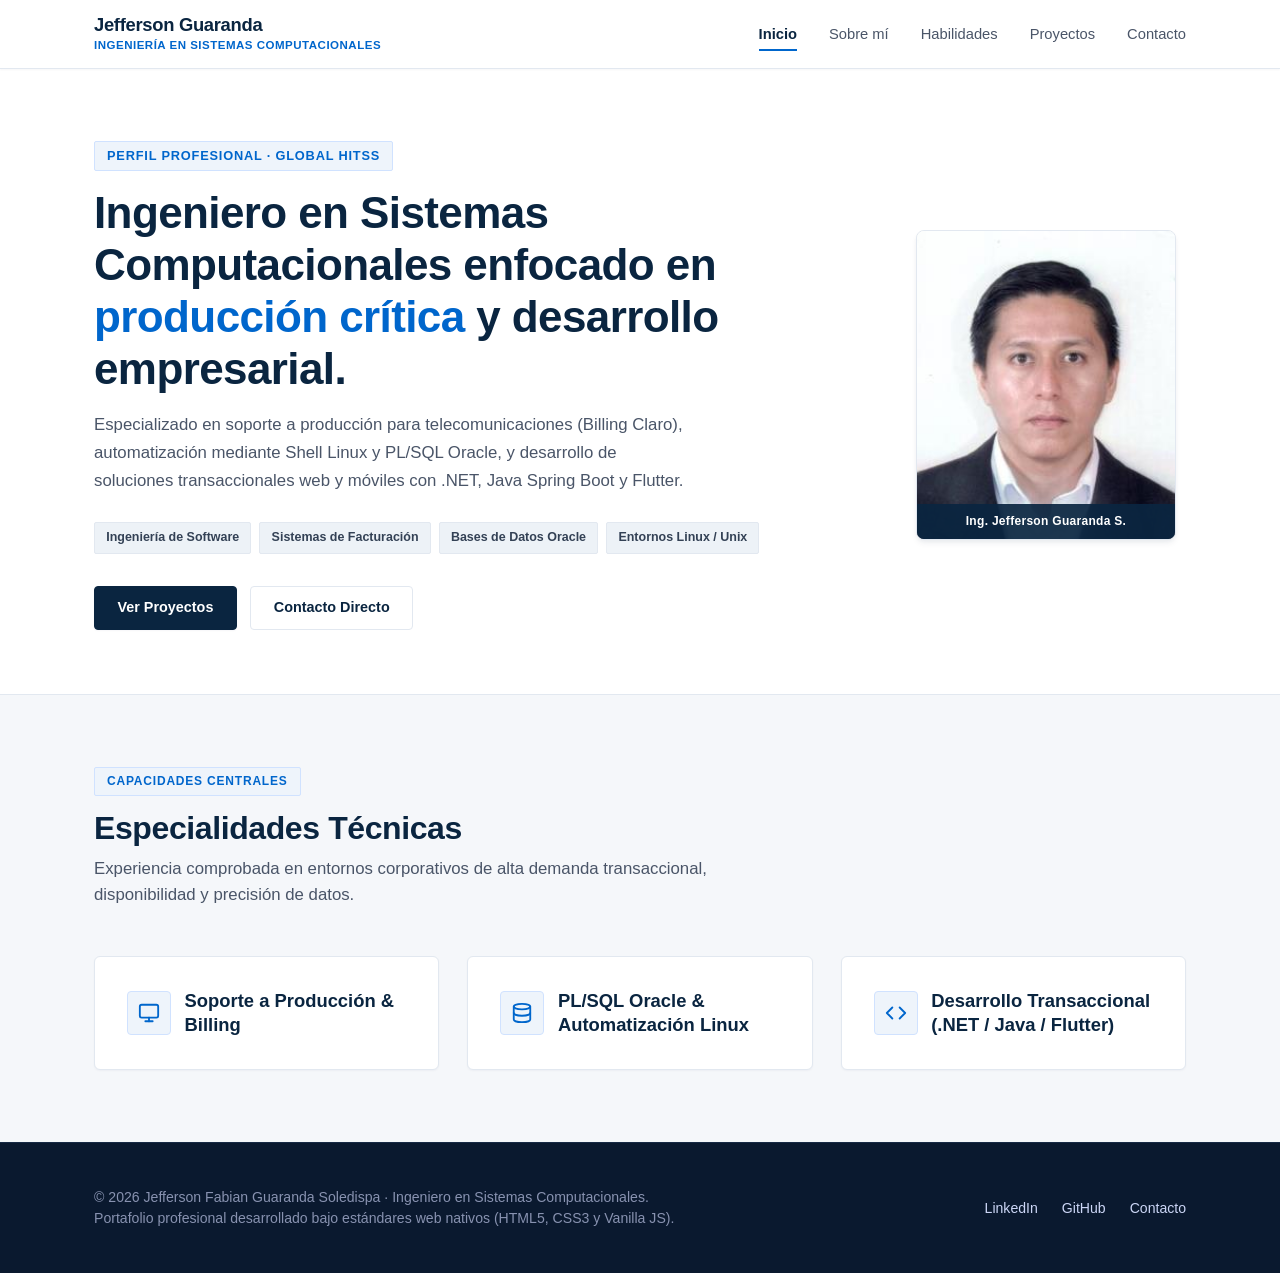
<file: index.html>
<!DOCTYPE html>
<html lang="es">
<head>
  <meta charset="UTF-8">
  <meta name="viewport" content="width=device-width, initial-scale=1.0">
  <meta name="theme-color" content="#0a2540">
  <meta name="apple-mobile-web-app-capable" content="yes">
  <meta name="apple-mobile-web-app-status-bar-style" content="default">
  <title>Jefferson Guaranda | Ingeniero en Sistemas Computacionales</title>
  <link rel="stylesheet" href="css/global.css">
  <link rel="stylesheet" href="css/pages.css">
</head>
<body>

  <!-- ======================================================================
       ENCABEZADO Y NAVEGACIÓN INSTITUCIONAL
       ====================================================================== -->
  <header class="site-header">
    <nav class="navbar container">
      <a href="index.html" class="logo">
        <span class="logo-name">Jefferson Guaranda</span>
        <span class="logo-role">Ingeniería en Sistemas Computacionales</span>
      </a>
      <button class="menu-toggle" id="menu-toggle" aria-label="Abrir menú de navegación" aria-expanded="false">
        <span></span><span></span><span></span>
      </button>
      <ul class="nav-menu" id="nav-menu">
        <li><a href="index.html"    class="nav-link">Inicio</a></li>
        <li><a href="about.html"    class="nav-link">Sobre mí</a></li>
        <li><a href="skills.html"   class="nav-link">Habilidades</a></li>
        <li><a href="projects.html" class="nav-link">Proyectos</a></li>
        <li><a href="contact.html"  class="nav-link">Contacto</a></li>
      </ul>
    </nav>
  </header>

  <!-- ======================================================================
       CONTENIDO PRINCIPAL: INICIO
       ====================================================================== -->
  <main>

    <!-- ── SECCIÓN HERO ─────────────────────────────────────────────────── -->
    <section class="hero-section">
      <div class="container hero">

        <!-- Columna de texto -->
        <div class="hero-content">
          <div class="hero-eyebrow">Perfil Profesional · Global HITSS</div>

          <h1 class="hero-title">
            Ingeniero en Sistemas Computacionales enfocado en
            <span class="title-highlight">producción crítica</span>
            y desarrollo empresarial.
          </h1>

          <!-- ── ACORDEÓN MÓVIL: descripción del perfil ── -->
          <!-- En escritorio se muestra como párrafo normal;
               en móvil se colapsa bajo un <details> nativo -->
          <details class="hero-accordion" open>
            <summary class="hero-accordion-summary">
              <span class="hero-accordion-label">Acerca del perfil</span>
              <svg class="hero-accordion-chevron" viewBox="0 0 24 24" fill="none"
                   stroke="currentColor" stroke-width="2.5"
                   stroke-linecap="round" stroke-linejoin="round" aria-hidden="true">
                <polyline points="6 9 12 15 18 9"></polyline>
              </svg>
            </summary>
            <div class="hero-accordion-body">
              <p class="hero-description">
                Especializado en soporte a producción para telecomunicaciones
                (Billing Claro), automatización mediante Shell Linux y PL/SQL Oracle,
                y desarrollo de soluciones transaccionales web y móviles con .NET,
                Java Spring Boot y Flutter.
              </p>
              <div class="hero-meta-badges">
                <span class="hero-meta-badge">Ingeniería de Software</span>
                <span class="hero-meta-badge">Sistemas de Facturación</span>
                <span class="hero-meta-badge">Bases de Datos Oracle</span>
                <span class="hero-meta-badge">Entornos Linux / Unix</span>
              </div>
            </div>
          </details>

          <div class="hero-actions">
            <a href="projects.html" class="btn btn-primary">Ver Proyectos</a>
            <a href="contact.html"  class="btn btn-outline">Contacto Directo</a>
          </div>
        </div>

        <!-- Fotografía de perfil -->
        <div class="hero-image-wrapper">
          <div class="hero-avatar-frame">
            <img src="assets/img/profile.jpg"
                 alt="Ing. Jefferson Guaranda Soledispa"
                 class="hero-avatar">
            <div class="avatar-caption">Ing. Jefferson Guaranda S.</div>
          </div>
        </div>

      </div>
    </section>

    <!-- ── SECCIÓN ESPECIALIDADES TÉCNICAS (acordeones en móvil) ────────── -->
    <section class="section highlights-section">
      <div class="container">

        <div class="section-header">
          <span class="section-tag">Capacidades Centrales</span>
          <h2 class="section-title">Especialidades Técnicas</h2>
          <p class="section-subtitle mobile-hidden">
            Experiencia comprobada en entornos corporativos de alta demanda
            transaccional, disponibilidad y precisión de datos.
          </p>
        </div>

        <!-- En escritorio: cuadrícula de 3 columnas.
             En móvil: lista de acordeones apilados. -->
        <div class="highlights-grid">

          <!-- ── Especialidad 1 ── -->
          <details class="highlight-card highlight-accordion">
            <summary class="highlight-accordion-summary">
              <div class="highlight-header-inner">
                <div class="highlight-icon-box" aria-hidden="true">
                  <svg viewBox="0 0 24 24" fill="none" stroke="currentColor"
                       stroke-width="2" stroke-linecap="round" stroke-linejoin="round">
                    <rect x="2" y="3" width="20" height="14" rx="2" ry="2"></rect>
                    <line x1="8"  y1="21" x2="16" y2="21"></line>
                    <line x1="12" y1="17" x2="12" y2="21"></line>
                  </svg>
                </div>
                <h3>Soporte a Producción &amp; Billing</h3>
              </div>
              <svg class="highlight-chevron" viewBox="0 0 24 24" fill="none"
                   stroke="currentColor" stroke-width="2.5"
                   stroke-linecap="round" stroke-linejoin="round" aria-hidden="true">
                <polyline points="6 9 12 15 18 9"></polyline>
              </svg>
            </summary>
            <div class="highlight-accordion-body">
              <p>
                Operación continua del ciclo de facturación para clientes Claro
                en Global HITSS. Monitoreo proactivo de procesos batch, resolución
                de incidencias en caliente y cumplimiento estricto de SLAs.
              </p>
            </div>
          </details>

          <!-- ── Especialidad 2 ── -->
          <details class="highlight-card highlight-accordion">
            <summary class="highlight-accordion-summary">
              <div class="highlight-header-inner">
                <div class="highlight-icon-box" aria-hidden="true">
                  <svg viewBox="0 0 24 24" fill="none" stroke="currentColor"
                       stroke-width="2" stroke-linecap="round" stroke-linejoin="round">
                    <ellipse cx="12" cy="5" rx="9" ry="3"></ellipse>
                    <path d="M21 12c0 1.66-4 3-9 3s-9-1.34-9-3"></path>
                    <path d="M3 5v14c0 1.66 4 3 9 3s9-1.34 9-3V5"></path>
                  </svg>
                </div>
                <h3>PL/SQL Oracle &amp; Automatización Linux</h3>
              </div>
              <svg class="highlight-chevron" viewBox="0 0 24 24" fill="none"
                   stroke="currentColor" stroke-width="2.5"
                   stroke-linecap="round" stroke-linejoin="round" aria-hidden="true">
                <polyline points="6 9 12 15 18 9"></polyline>
              </svg>
            </summary>
            <div class="highlight-accordion-body">
              <p>
                Diseño de scripts Shell para procesamiento por lotes y consultas
                complejas en PL/SQL Oracle. Experiencia en migración de servidores
                físicos a nubes privadas y auditoría de datos.
              </p>
            </div>
          </details>

          <!-- ── Especialidad 3 ── -->
          <details class="highlight-card highlight-accordion">
            <summary class="highlight-accordion-summary">
              <div class="highlight-header-inner">
                <div class="highlight-icon-box" aria-hidden="true">
                  <svg viewBox="0 0 24 24" fill="none" stroke="currentColor"
                       stroke-width="2" stroke-linecap="round" stroke-linejoin="round">
                    <polyline points="16 18 22 12 16 6"></polyline>
                    <polyline points="8 6 2 12 8 18"></polyline>
                  </svg>
                </div>
                <h3>Desarrollo Transaccional (.NET / Java / Flutter)</h3>
              </div>
              <svg class="highlight-chevron" viewBox="0 0 24 24" fill="none"
                   stroke="currentColor" stroke-width="2.5"
                   stroke-linecap="round" stroke-linejoin="round" aria-hidden="true">
                <polyline points="6 9 12 15 18 9"></polyline>
              </svg>
            </summary>
            <div class="highlight-accordion-body">
              <p>
                Implementación de aplicativos bancarios web en .NET MVC,
                microservicios en Java Spring Boot y soluciones móviles nativas
                y multiplataforma con Flutter (Bloc/MVVM) y Xamarin Forms.
              </p>
            </div>
          </details>

        </div><!-- /highlights-grid -->
      </div>
    </section>

  </main>

  <!-- ======================================================================
       PIE DE PÁGINA INSTITUCIONAL
       ====================================================================== -->
  <footer class="site-footer">
    <div class="container footer-content">
      <p class="footer-copy">
        &copy; <span id="current-year"></span> Jefferson Fabian Guaranda Soledispa &middot; Ingeniero en Sistemas Computacionales.<br>
        Portafolio profesional desarrollado bajo estándares web nativos (HTML5, CSS3 y Vanilla JS).
      </p>
      <ul class="footer-links">
        <li><a href="https://ec.linkedin.com/in/fabian-guaranda-24b095121" target="_blank" rel="noopener noreferrer">LinkedIn</a></li>
        <li><a href="https://github.com/93Jefferson"                       target="_blank" rel="noopener noreferrer">GitHub</a></li>
        <li><a href="contact.html">Contacto</a></li>
      </ul>
    </div>
  </footer>

  <!-- Barra de Navegación Inferior para Dispositivos Móviles (Mobile App TabBar) -->
  <nav class="mobile-bottom-nav" aria-label="Navegación móvil inferior">
    <a href="index.html"    class="bottom-nav-item nav-link">
      <svg viewBox="0 0 24 24" fill="none" stroke="currentColor" stroke-width="2" stroke-linecap="round" stroke-linejoin="round">
        <path d="M3 9l9-7 9 7v11a2 2 0 0 1-2 2H5a2 2 0 0 1-2-2z"></path>
        <polyline points="9 22 9 12 15 12 15 22"></polyline>
      </svg>
      <span>Inicio</span>
    </a>
    <a href="about.html"    class="bottom-nav-item nav-link">
      <svg viewBox="0 0 24 24" fill="none" stroke="currentColor" stroke-width="2" stroke-linecap="round" stroke-linejoin="round">
        <path d="M20 21v-2a4 4 0 0 0-4-4H8a4 4 0 0 0-4 4v2"></path>
        <circle cx="12" cy="7" r="4"></circle>
      </svg>
      <span>Sobre mí</span>
    </a>
    <a href="skills.html"   class="bottom-nav-item nav-link">
      <svg viewBox="0 0 24 24" fill="none" stroke="currentColor" stroke-width="2" stroke-linecap="round" stroke-linejoin="round">
        <polygon points="12 2 2 7 12 12 22 7 12 2"></polygon>
        <polyline points="2 17 12 22 22 17"></polyline>
        <polyline points="2 12 12 17 22 12"></polyline>
      </svg>
      <span>Habilidades</span>
    </a>
    <a href="projects.html" class="bottom-nav-item nav-link">
      <svg viewBox="0 0 24 24" fill="none" stroke="currentColor" stroke-width="2" stroke-linecap="round" stroke-linejoin="round">
        <rect x="2" y="7" width="20" height="14" rx="2" ry="2"></rect>
        <path d="M16 21V5a2 2 0 0 0-2-2h-4a2 2 0 0 0-2 2v16"></path>
      </svg>
      <span>Proyectos</span>
    </a>
    <a href="contact.html"  class="bottom-nav-item nav-link">
      <svg viewBox="0 0 24 24" fill="none" stroke="currentColor" stroke-width="2" stroke-linecap="round" stroke-linejoin="round">
        <path d="M21 11.5a8.38 8.38 0 0 1-.9 3.8 8.5 8.5 0 0 1-7.6 4.7 8.38 8.38 0 0 1-3.8-.9L3 21l1.9-5.7a8.38 8.38 0 0 1-.9-3.8 8.5 8.5 0 0 1 4.7-7.6 8.38 8.38 0 0 1 3.8-.9h.5a8.48 8.48 0 0 1 8 8v.5z"></path>
      </svg>
      <span>Contacto</span>
    </a>
  </nav>

  <script src="js/main.js"></script>
</body>
</html>
</file>
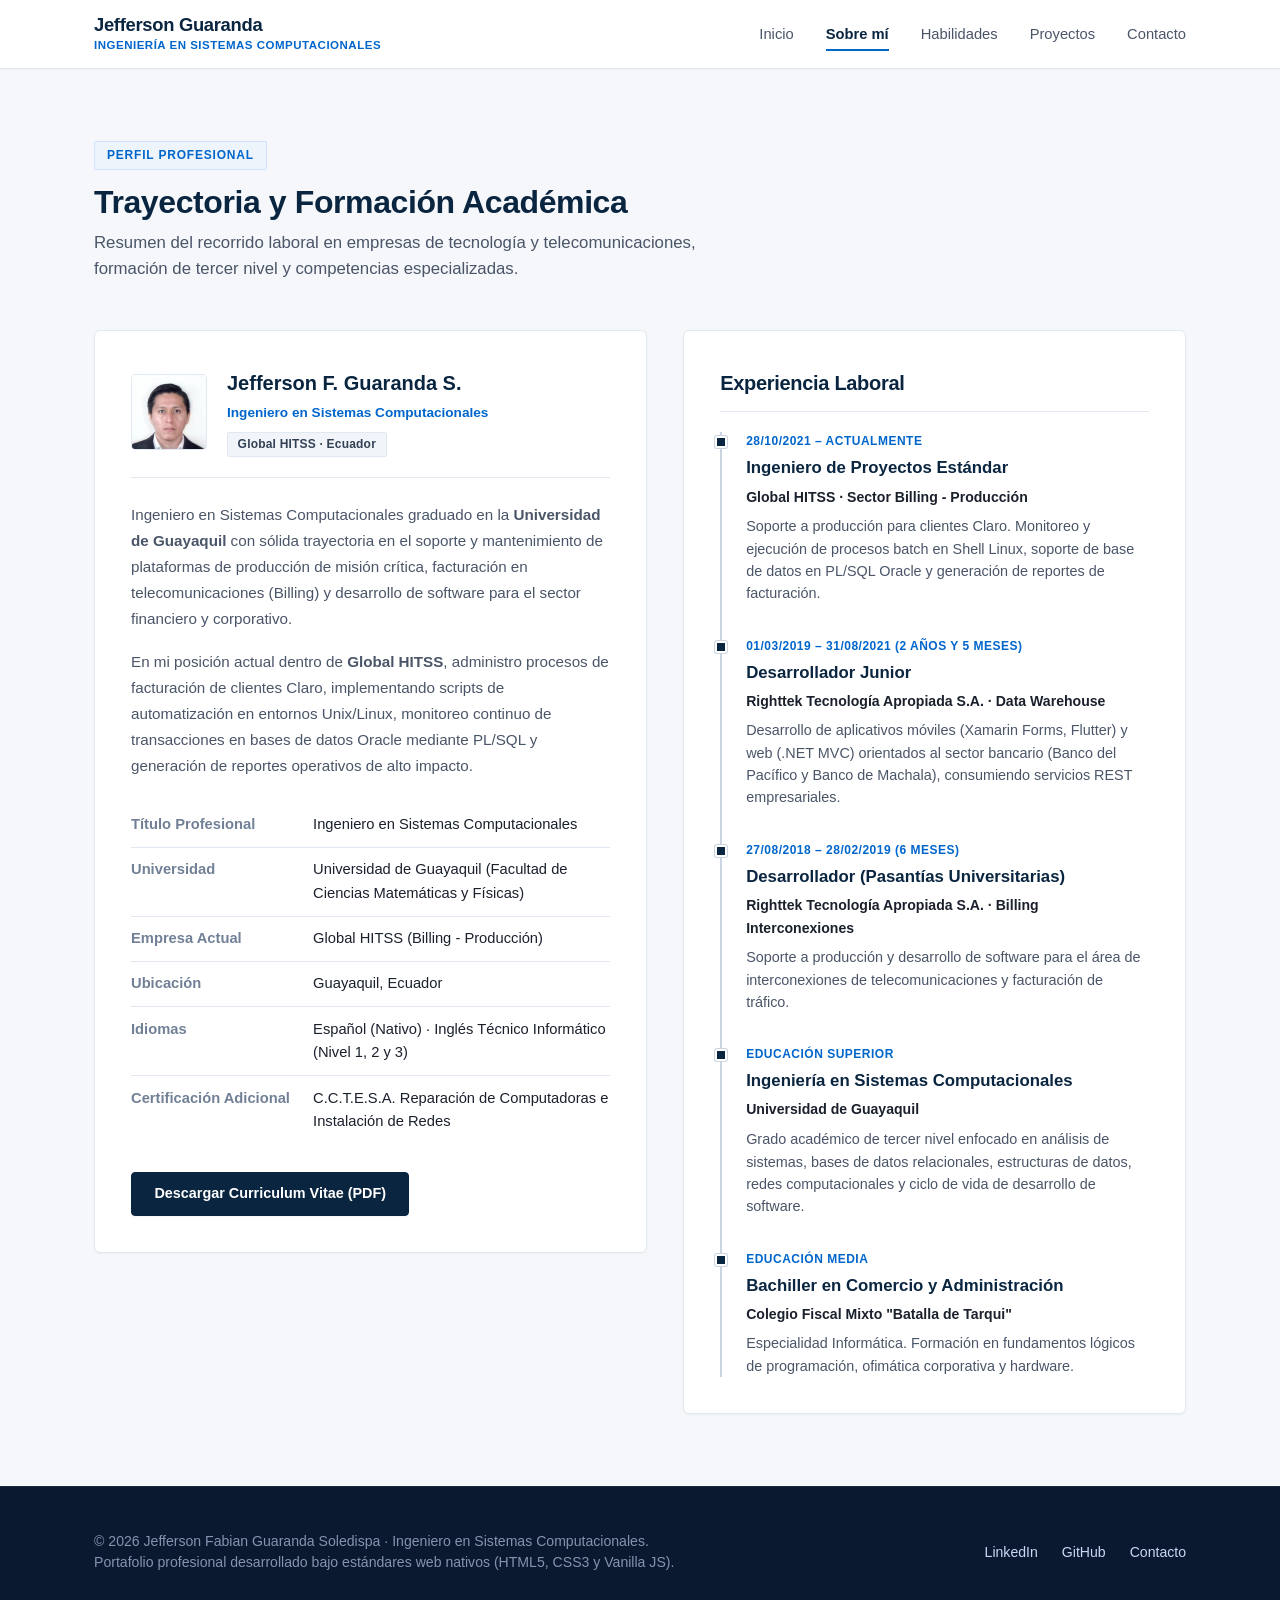
<file: about.html>
<!DOCTYPE html>
<html lang="es">
<head>
  <meta charset="UTF-8">
  <meta name="viewport" content="width=device-width, initial-scale=1.0">
  <meta name="theme-color" content="#ffffff">
  <meta name="apple-mobile-web-app-capable" content="yes">
  <meta name="apple-mobile-web-app-status-bar-style" content="default">
  <title>Sobre mí | Jefferson Guaranda - Ingeniero en Sistemas Computacionales</title>
  <!-- Estilos Globales primero y Específicos después -->
  <link rel="stylesheet" href="css/global.css">
  <link rel="stylesheet" href="css/pages.css">
</head>
<body>

  <!-- ========================================================================
       ENCABEZADO Y NAVEGACIÓN INSTITUCIONAL
       ======================================================================== -->
  <header class="site-header">
    <nav class="navbar container">
      <a href="index.html" class="logo">
        <span class="logo-name">Jefferson Guaranda</span>
        <span class="logo-role">Ingeniería en Sistemas Computacionales</span>
      </a>
      <button class="menu-toggle" id="menu-toggle" aria-label="Abrir menú de navegación" aria-expanded="false">
        <span></span>
        <span></span>
        <span></span>
      </button>
      <ul class="nav-menu" id="nav-menu">
        <li><a href="index.html" class="nav-link">Inicio</a></li>
        <li><a href="about.html" class="nav-link">Sobre mí</a></li>
        <li><a href="skills.html" class="nav-link">Habilidades</a></li>
        <li><a href="projects.html" class="nav-link">Proyectos</a></li>
        <li><a href="contact.html" class="nav-link">Contacto</a></li>
      </ul>
    </nav>
  </header>

  <!-- ========================================================================
       CONTENIDO PRINCIPAL: SOBRE MÍ
       ======================================================================== -->
  <main>
    <section class="section about-section">
      <div class="container">
        <div class="section-header">
          <span class="section-tag">Perfil Profesional</span>
          <h2 class="section-title">Trayectoria y Formación Académica</h2>
          <p class="section-subtitle mobile-hidden">
            Resumen del recorrido laboral en empresas de tecnología y telecomunicaciones, formación de tercer nivel y competencias especializadas.
          </p>
        </div>

        <div class="about-grid">
          <!-- Columna Izquierda: Perfil y Datos Personales -->
          <article class="about-card about-bio">
            <div class="about-profile-header">
              <img src="assets/img/profile.jpg" alt="Ing. Jefferson Guaranda" class="about-profile-thumb">
              <div class="about-profile-info">
                <h3>Jefferson F. Guaranda S.</h3>
                <div class="about-profile-role">Ingeniero en Sistemas Computacionales</div>
                <span class="badge">Global HITSS · Ecuador</span>
              </div>
            </div>

            <p>
              Ingeniero en Sistemas Computacionales graduado en la <strong>Universidad de Guayaquil</strong> con sólida trayectoria en el soporte y mantenimiento de plataformas de producción de misión crítica, facturación en telecomunicaciones (Billing) y desarrollo de software para el sector financiero y corporativo.
            </p>
            <p class="mobile-hidden">
              En mi posición actual dentro de <strong>Global HITSS</strong>, administro procesos de facturación de clientes Claro, implementando scripts de automatización en entornos Unix/Linux, monitoreo continuo de transacciones en bases de datos Oracle mediante PL/SQL y generación de reportes operativos de alto impacto.
            </p>

            <table class="about-details-table">
              <tbody>
                <tr>
                  <td class="detail-label">Título Profesional</td>
                  <td class="detail-value">Ingeniero en Sistemas Computacionales</td>
                </tr>
                <tr>
                  <td class="detail-label">Universidad</td>
                  <td class="detail-value">Universidad de Guayaquil (Facultad de Ciencias Matemáticas y Físicas)</td>
                </tr>
                <tr>
                  <td class="detail-label">Empresa Actual</td>
                  <td class="detail-value">Global HITSS (Billing - Producción)</td>
                </tr>
                <tr>
                  <td class="detail-label">Ubicación</td>
                  <td class="detail-value">Guayaquil, Ecuador</td>
                </tr>
                <tr>
                  <td class="detail-label">Idiomas</td>
                  <td class="detail-value">Español (Nativo) · Inglés Técnico Informático (Nivel 1, 2 y 3)</td>
                </tr>
                <tr>
                  <td class="detail-label">Certificación Adicional</td>
                  <td class="detail-value">C.C.T.E.S.A. Reparación de Computadoras e Instalación de Redes</td>
                </tr>
              </tbody>
            </table>

            <a href="assets/docs/curriculum-vitae.pdf" class="btn btn-primary" download="Curriculum_Jefferson_Guaranda.pdf">
              Descargar Curriculum Vitae (PDF)
            </a>
          </article>

          <!-- Columna Derecha: Línea de Tiempo -->
          <article class="about-card about-timeline">
            <h3 class="about-card-title">Experiencia Laboral</h3>

            <ol class="timeline-list">
              <!-- Posición 1 -->
              <li class="timeline-item">
                <span class="timeline-dot"></span>
                <div class="timeline-date">28/10/2021 – Actualmente</div>
                <h4 class="timeline-title">Ingeniero de Proyectos Estándar</h4>
                <div class="timeline-subtitle">Global HITSS · Sector Billing - Producción</div>
                <p class="timeline-desc">
                  Soporte a producción para clientes Claro. Monitoreo y ejecución de procesos batch en Shell Linux, soporte de base de datos en PL/SQL Oracle y generación de reportes de facturación.
                </p>
              </li>

              <!-- Posición 2 -->
              <li class="timeline-item">
                <span class="timeline-dot"></span>
                <div class="timeline-date">01/03/2019 – 31/08/2021 (2 años y 5 meses)</div>
                <h4 class="timeline-title">Desarrollador Junior</h4>
                <div class="timeline-subtitle">Righttek Tecnología Apropiada S.A. · Data Warehouse</div>
                <p class="timeline-desc">
                  Desarrollo de aplicativos móviles (Xamarin Forms, Flutter) y web (.NET MVC) orientados al sector bancario (Banco del Pacífico y Banco de Machala), consumiendo servicios REST empresariales.
                </p>
              </li>

              <!-- Posición 3 -->
              <li class="timeline-item">
                <span class="timeline-dot"></span>
                <div class="timeline-date">27/08/2018 – 28/02/2019 (6 meses)</div>
                <h4 class="timeline-title">Desarrollador (Pasantías Universitarias)</h4>
                <div class="timeline-subtitle">Righttek Tecnología Apropiada S.A. · Billing Interconexiones</div>
                <p class="timeline-desc">
                  Soporte a producción y desarrollo de software para el área de interconexiones de telecomunicaciones y facturación de tráfico.
                </p>
              </li>

              <!-- Posición 4: Educación Superior -->
              <li class="timeline-item">
                <span class="timeline-dot"></span>
                <div class="timeline-date">Educación Superior</div>
                <h4 class="timeline-title">Ingeniería en Sistemas Computacionales</h4>
                <div class="timeline-subtitle">Universidad de Guayaquil</div>
                <p class="timeline-desc">
                  Grado académico de tercer nivel enfocado en análisis de sistemas, bases de datos relacionales, estructuras de datos, redes computacionales y ciclo de vida de desarrollo de software.
                </p>
              </li>

              <!-- Posición 5: Educación Secundaria -->
              <li class="timeline-item">
                <span class="timeline-dot"></span>
                <div class="timeline-date">Educación Media</div>
                <h4 class="timeline-title">Bachiller en Comercio y Administración</h4>
                <div class="timeline-subtitle">Colegio Fiscal Mixto "Batalla de Tarqui"</div>
                <p class="timeline-desc">
                  Especialidad Informática. Formación en fundamentos lógicos de programación, ofimática corporativa y hardware.
                </p>
              </li>
            </ol>
          </article>
        </div>
      </div>
    </section>
  </main>

  <!-- ========================================================================
       PIE DE PÁGINA INSTITUCIONAL
       ======================================================================== -->
  <footer class="site-footer">
    <div class="container footer-content">
      <p class="footer-copy">
        &copy; <span id="current-year"></span> Jefferson Fabian Guaranda Soledispa · Ingeniero en Sistemas Computacionales.<br>
        Portafolio profesional desarrollado bajo estándares web nativos (HTML5, CSS3 y Vanilla JS).
      </p>
      <ul class="footer-links">
        <li><a href="https://ec.linkedin.com/in/fabian-guaranda-24b095121" target="_blank" rel="noopener noreferrer">LinkedIn</a></li>
        <li><a href="https://github.com/93Jefferson" target="_blank" rel="noopener noreferrer">GitHub</a></li>
        <li><a href="contact.html">Contacto</a></li>
      </ul>
    </div>
  </footer>

  <!-- Barra de Navegación Inferior para Dispositivos Móviles (Mobile App TabBar) -->
  <nav class="mobile-bottom-nav" aria-label="Navegación móvil inferior">
    <a href="index.html" class="bottom-nav-item nav-link">
      <svg viewBox="0 0 24 24" fill="none" stroke="currentColor" stroke-width="2" stroke-linecap="round" stroke-linejoin="round">
        <path d="M3 9l9-7 9 7v11a2 2 0 0 1-2 2H5a2 2 0 0 1-2-2z"></path>
        <polyline points="9 22 9 12 15 12 15 22"></polyline>
      </svg>
      <span>Inicio</span>
    </a>
    <a href="about.html" class="bottom-nav-item nav-link">
      <svg viewBox="0 0 24 24" fill="none" stroke="currentColor" stroke-width="2" stroke-linecap="round" stroke-linejoin="round">
        <path d="M20 21v-2a4 4 0 0 0-4-4H8a4 4 0 0 0-4 4v2"></path>
        <circle cx="12" cy="7" r="4"></circle>
      </svg>
      <span>Sobre mí</span>
    </a>
    <a href="skills.html" class="bottom-nav-item nav-link">
      <svg viewBox="0 0 24 24" fill="none" stroke="currentColor" stroke-width="2" stroke-linecap="round" stroke-linejoin="round">
        <polygon points="12 2 2 7 12 12 22 7 12 2"></polygon>
        <polyline points="2 17 12 22 22 17"></polyline>
        <polyline points="2 12 12 17 22 12"></polyline>
      </svg>
      <span>Habilidades</span>
    </a>
    <a href="projects.html" class="bottom-nav-item nav-link">
      <svg viewBox="0 0 24 24" fill="none" stroke="currentColor" stroke-width="2" stroke-linecap="round" stroke-linejoin="round">
        <rect x="2" y="7" width="20" height="14" rx="2" ry="2"></rect>
        <path d="M16 21V5a2 2 0 0 0-2-2h-4a2 2 0 0 0-2 2v16"></path>
      </svg>
      <span>Proyectos</span>
    </a>
    <a href="contact.html" class="bottom-nav-item nav-link">
      <svg viewBox="0 0 24 24" fill="none" stroke="currentColor" stroke-width="2" stroke-linecap="round" stroke-linejoin="round">
        <path d="M21 11.5a8.38 8.38 0 0 1-.9 3.8 8.5 8.5 0 0 1-7.6 4.7 8.38 8.38 0 0 1-3.8-.9L3 21l1.9-5.7a8.38 8.38 0 0 1-.9-3.8 8.5 8.5 0 0 1 4.7-7.6 8.38 8.38 0 0 1 3.8-.9h.5a8.48 8.48 0 0 1 8 8v.5z"></path>
      </svg>
      <span>Contacto</span>
    </a>
  </nav>

  <!-- Script global para menú móvil, enlace activo y año dinámico -->
  <script src="js/main.js"></script>
</body>
</html>
</file>
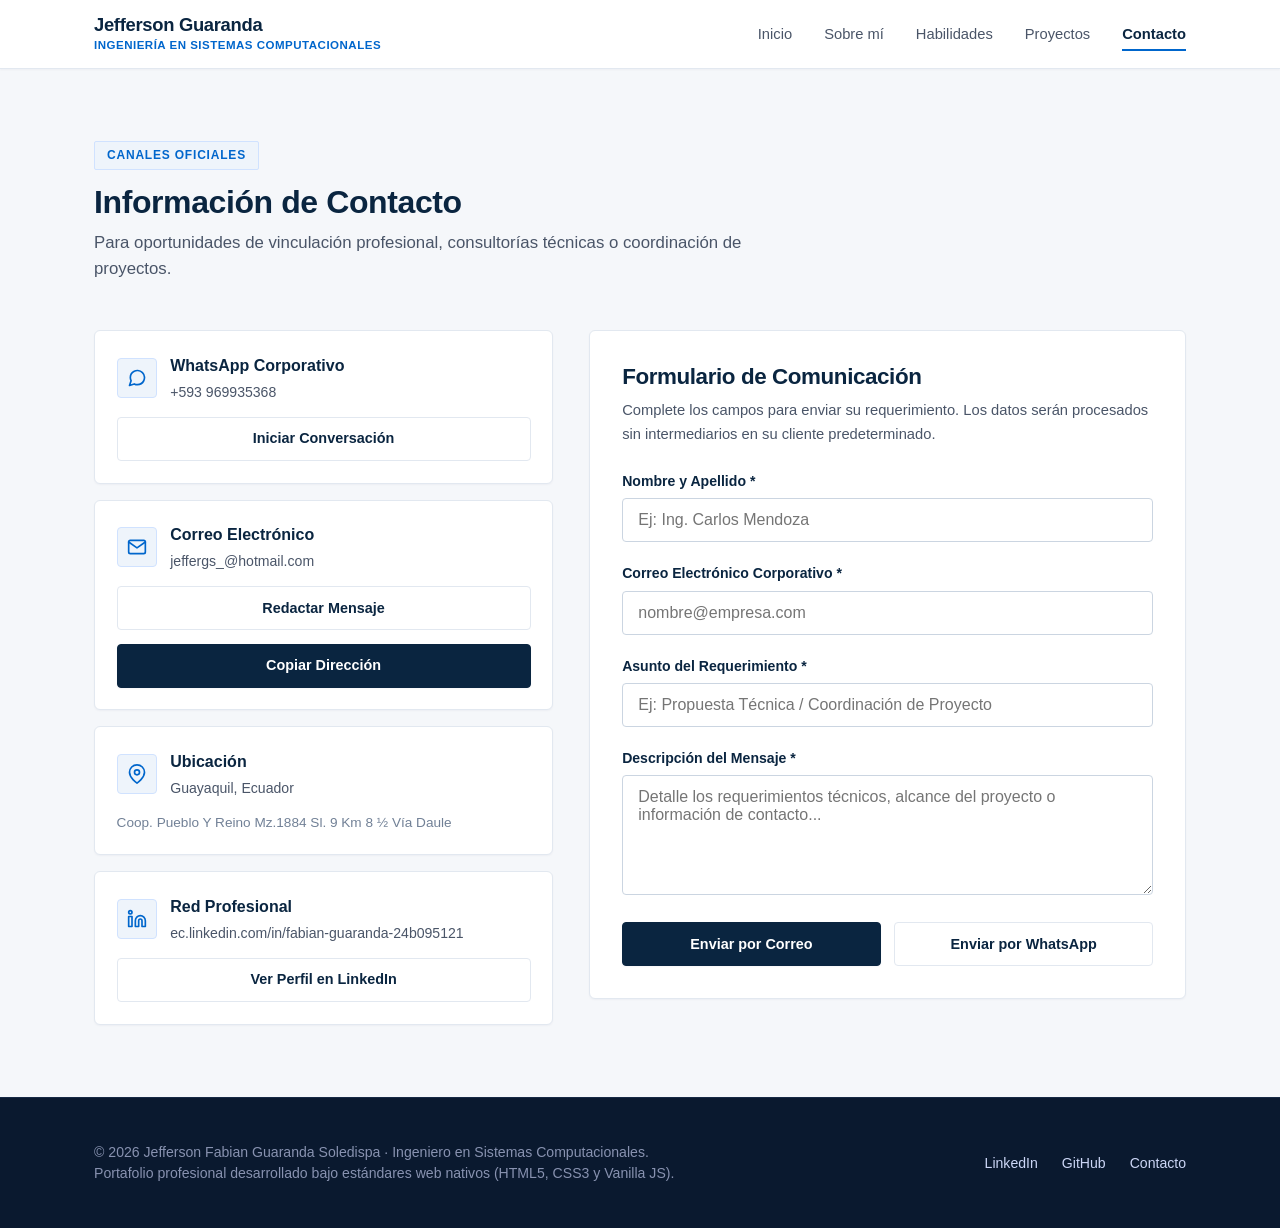
<file: contact.html>
<!DOCTYPE html>
<html lang="es">
<head>
  <meta charset="UTF-8">
  <meta name="viewport" content="width=device-width, initial-scale=1.0">
  <meta name="theme-color" content="#ffffff">
  <meta name="apple-mobile-web-app-capable" content="yes">
  <meta name="apple-mobile-web-app-status-bar-style" content="default">
  <title>Contacto Profesional | Jefferson Guaranda - Ingeniero en Sistemas Computacionales</title>
  <!-- Estilos Globales primero y Específicos después -->
  <link rel="stylesheet" href="css/global.css">
  <link rel="stylesheet" href="css/pages.css">
</head>
<body>

  <!-- ========================================================================
       ENCABEZADO Y NAVEGACIÓN INSTITUCIONAL
       ======================================================================== -->
  <header class="site-header">
    <nav class="navbar container">
      <a href="index.html" class="logo">
        <span class="logo-name">Jefferson Guaranda</span>
        <span class="logo-role">Ingeniería en Sistemas Computacionales</span>
      </a>
      <button class="menu-toggle" id="menu-toggle" aria-label="Abrir menú de navegación" aria-expanded="false">
        <span></span>
        <span></span>
        <span></span>
      </button>
      <ul class="nav-menu" id="nav-menu">
        <li><a href="index.html" class="nav-link">Inicio</a></li>
        <li><a href="about.html" class="nav-link">Sobre mí</a></li>
        <li><a href="skills.html" class="nav-link">Habilidades</a></li>
        <li><a href="projects.html" class="nav-link">Proyectos</a></li>
        <li><a href="contact.html" class="nav-link">Contacto</a></li>
      </ul>
    </nav>
  </header>

  <!-- ========================================================================
       CONTENIDO PRINCIPAL: CONTACTO
       ======================================================================== -->
  <main>
    <section class="section contact-section">
      <div class="container">
        <div class="section-header">
          <span class="section-tag">Canales Oficiales</span>
          <h2 class="section-title">Información de Contacto</h2>
          <p class="section-subtitle mobile-hidden">
            Para oportunidades de vinculación profesional, consultorías técnicas o coordinación de proyectos.
          </p>
        </div>

        <div class="contact-grid">
          <!-- Columna Izquierda: Canales Directos -->
          <div class="contact-channels">
            <!-- Canal 1: WhatsApp -->
            <article class="channel-card">
              <div class="channel-header">
                <div class="channel-icon">
                  <svg viewBox="0 0 24 24" fill="none" stroke-width="2" stroke-linecap="round" stroke-linejoin="round">
                    <path d="M21 11.5a8.38 8.38 0 0 1-.9 3.8 8.5 8.5 0 0 1-7.6 4.7 8.38 8.38 0 0 1-3.8-.9L3 21l1.9-5.7a8.38 8.38 0 0 1-.9-3.8 8.5 8.5 0 0 1 4.7-7.6 8.38 8.38 0 0 1 3.8-.9h.5a8.48 8.48 0 0 1 8 8v.5z"></path>
                  </svg>
                </div>
                <div>
                  <h3 class="channel-title">WhatsApp Corporativo</h3>
                  <p class="channel-info">+593 969935368</p>
                </div>
              </div>
              <a href="https://wa.me/593969935368?text=Estimado%20Ing.%20Jefferson%20Guaranda,%20me%20comunico%20desde%20su%20portafolio%20profesional." target="_blank" rel="noopener noreferrer" class="btn btn-outline">
                Iniciar Conversación
              </a>
            </article>

            <!-- Canal 2: Correo Electrónico -->
            <article class="channel-card">
              <div class="channel-header">
                <div class="channel-icon">
                  <svg viewBox="0 0 24 24" fill="none" stroke-width="2" stroke-linecap="round" stroke-linejoin="round">
                    <path d="M4 4h16c1.1 0 2 .9 2 2v12c0 1.1-.9 2-2 2H4c-1.1 0-2-.9-2-2V6c0-1.1.9-2 2-2z"></path>
                    <polyline points="22,6 12,13 2,6"></polyline>
                  </svg>
                </div>
                <div>
                  <h3 class="channel-title">Correo Electrónico</h3>
                  <p class="channel-info">jeffergs_@hotmail.com</p>
                </div>
              </div>
              <a href="mailto:jeffergs_@hotmail.com" class="btn btn-outline">
                Redactar Mensaje
              </a>
              <button type="button" id="copy-email-btn" class="btn btn-primary">
                Copiar Dirección
              </button>
            </article>

            <!-- Canal 3: Ubicación Geográfica -->
            <article class="channel-card">
              <div class="channel-header">
                <div class="channel-icon">
                  <svg viewBox="0 0 24 24" fill="none" stroke-width="2" stroke-linecap="round" stroke-linejoin="round">
                    <path d="M21 10c0 7-9 13-9 13s-9-6-9-13a9 9 0 0 1 18 0z"></path>
                    <circle cx="12" cy="10" r="3"></circle>
                  </svg>
                </div>
                <div>
                  <h3 class="channel-title">Ubicación</h3>
                  <p class="channel-info">Guayaquil, Ecuador</p>
                </div>
              </div>
              <p style="font-size: 0.85rem; color: var(--color-text-light); line-height: 1.45;">
                Coop. Pueblo Y Reino Mz.1884 Sl. 9 Km 8 ½ Vía Daule
              </p>
            </article>

            <!-- Canal 4: LinkedIn -->
            <article class="channel-card">
              <div class="channel-header">
                <div class="channel-icon">
                  <svg viewBox="0 0 24 24" fill="none" stroke-width="2" stroke-linecap="round" stroke-linejoin="round">
                    <path d="M16 8a6 6 0 0 1 6 6v7h-4v-7a2 2 0 0 0-2-2 2 2 0 0 0-2 2v7h-4v-7a6 6 0 0 1 6-6z"></path>
                    <rect x="2" y="9" width="4" height="12"></rect>
                    <circle cx="4" cy="4" r="2"></circle>
                  </svg>
                </div>
                <div>
                  <h3 class="channel-title">Red Profesional</h3>
                  <p class="channel-info">ec.linkedin.com/in/fabian-guaranda-24b095121</p>
                </div>
              </div>
              <a href="https://ec.linkedin.com/in/fabian-guaranda-24b095121" target="_blank" rel="noopener noreferrer" class="btn btn-outline">
                Ver Perfil en LinkedIn
              </a>
            </article>
          </div>

          <!-- Columna Derecha: Formulario Formal -->
          <article class="contact-form-card">
            <h3 class="section-title" style="font-size: 1.4rem; margin-bottom: 0.5rem;">Formulario de Comunicación</h3>
            <p style="color: var(--color-text-muted); font-size: 0.92rem; margin-bottom: 1.5rem;">
              Complete los campos para enviar su requerimiento. Los datos serán procesados sin intermediarios en su cliente predeterminado.
            </p>

            <div id="form-feedback" class="form-feedback" role="alert"></div>

            <form id="contact-form" novalidate>
              <div class="form-group">
                <label for="name" class="form-label">Nombre y Apellido *</label>
                <input type="text" id="name" name="name" class="form-input" placeholder="Ej: Ing. Carlos Mendoza" required>
              </div>

              <div class="form-group">
                <label for="email" class="form-label">Correo Electrónico Corporativo *</label>
                <input type="email" id="email" name="email" class="form-input" placeholder="nombre@empresa.com" required>
              </div>

              <div class="form-group">
                <label for="subject" class="form-label">Asunto del Requerimiento *</label>
                <input type="text" id="subject" name="subject" class="form-input" placeholder="Ej: Propuesta Técnica / Coordinación de Proyecto" required>
              </div>

              <div class="form-group">
                <label for="message" class="form-label">Descripción del Mensaje *</label>
                <textarea id="message" name="message" class="form-textarea" placeholder="Detalle los requerimientos técnicos, alcance del proyecto o información de contacto..." required></textarea>
              </div>

              <div class="form-actions">
                <button type="submit" class="btn btn-primary">
                  Enviar por Correo
                </button>
                <button type="button" id="send-whatsapp-btn" class="btn btn-outline">
                  Enviar por WhatsApp
                </button>
              </div>
            </form>
          </article>
        </div>
      </div>
    </section>
  </main>

  <!-- ========================================================================
       PIE DE PÁGINA INSTITUCIONAL
       ======================================================================== -->
  <footer class="site-footer">
    <div class="container footer-content">
      <p class="footer-copy">
        &copy; <span id="current-year"></span> Jefferson Fabian Guaranda Soledispa · Ingeniero en Sistemas Computacionales.<br>
        Portafolio profesional desarrollado bajo estándares web nativos (HTML5, CSS3 y Vanilla JS).
      </p>
      <ul class="footer-links">
        <li><a href="https://ec.linkedin.com/in/fabian-guaranda-24b095121" target="_blank" rel="noopener noreferrer">LinkedIn</a></li>
        <li><a href="https://github.com/93Jefferson" target="_blank" rel="noopener noreferrer">GitHub</a></li>
        <li><a href="contact.html">Contacto</a></li>
      </ul>
    </div>
  </footer>

  <!-- Barra de Navegación Inferior para Dispositivos Móviles (Mobile App TabBar) -->
  <nav class="mobile-bottom-nav" aria-label="Navegación móvil inferior">
    <a href="index.html" class="bottom-nav-item nav-link">
      <svg viewBox="0 0 24 24" fill="none" stroke="currentColor" stroke-width="2" stroke-linecap="round" stroke-linejoin="round">
        <path d="M3 9l9-7 9 7v11a2 2 0 0 1-2 2H5a2 2 0 0 1-2-2z"></path>
        <polyline points="9 22 9 12 15 12 15 22"></polyline>
      </svg>
      <span>Inicio</span>
    </a>
    <a href="about.html" class="bottom-nav-item nav-link">
      <svg viewBox="0 0 24 24" fill="none" stroke="currentColor" stroke-width="2" stroke-linecap="round" stroke-linejoin="round">
        <path d="M20 21v-2a4 4 0 0 0-4-4H8a4 4 0 0 0-4 4v2"></path>
        <circle cx="12" cy="7" r="4"></circle>
      </svg>
      <span>Sobre mí</span>
    </a>
    <a href="skills.html" class="bottom-nav-item nav-link">
      <svg viewBox="0 0 24 24" fill="none" stroke="currentColor" stroke-width="2" stroke-linecap="round" stroke-linejoin="round">
        <polygon points="12 2 2 7 12 12 22 7 12 2"></polygon>
        <polyline points="2 17 12 22 22 17"></polyline>
        <polyline points="2 12 12 17 22 12"></polyline>
      </svg>
      <span>Habilidades</span>
    </a>
    <a href="projects.html" class="bottom-nav-item nav-link">
      <svg viewBox="0 0 24 24" fill="none" stroke="currentColor" stroke-width="2" stroke-linecap="round" stroke-linejoin="round">
        <rect x="2" y="7" width="20" height="14" rx="2" ry="2"></rect>
        <path d="M16 21V5a2 2 0 0 0-2-2h-4a2 2 0 0 0-2 2v16"></path>
      </svg>
      <span>Proyectos</span>
    </a>
    <a href="contact.html" class="bottom-nav-item nav-link">
      <svg viewBox="0 0 24 24" fill="none" stroke="currentColor" stroke-width="2" stroke-linecap="round" stroke-linejoin="round">
        <path d="M21 11.5a8.38 8.38 0 0 1-.9 3.8 8.5 8.5 0 0 1-7.6 4.7 8.38 8.38 0 0 1-3.8-.9L3 21l1.9-5.7a8.38 8.38 0 0 1-.9-3.8 8.5 8.5 0 0 1 4.7-7.6 8.38 8.38 0 0 1 3.8-.9h.5a8.48 8.48 0 0 1 8 8v.5z"></path>
      </svg>
      <span>Contacto</span>
    </a>
  </nav>

  <!-- Script global para menú móvil, enlace activo y año dinámico -->
  <script src="js/main.js"></script>
  <!-- Script específico de contacto (validación, copiar correo, WhatsApp y mailto) -->
  <script src="js/contact.js"></script>
</body>
</html>
</file>
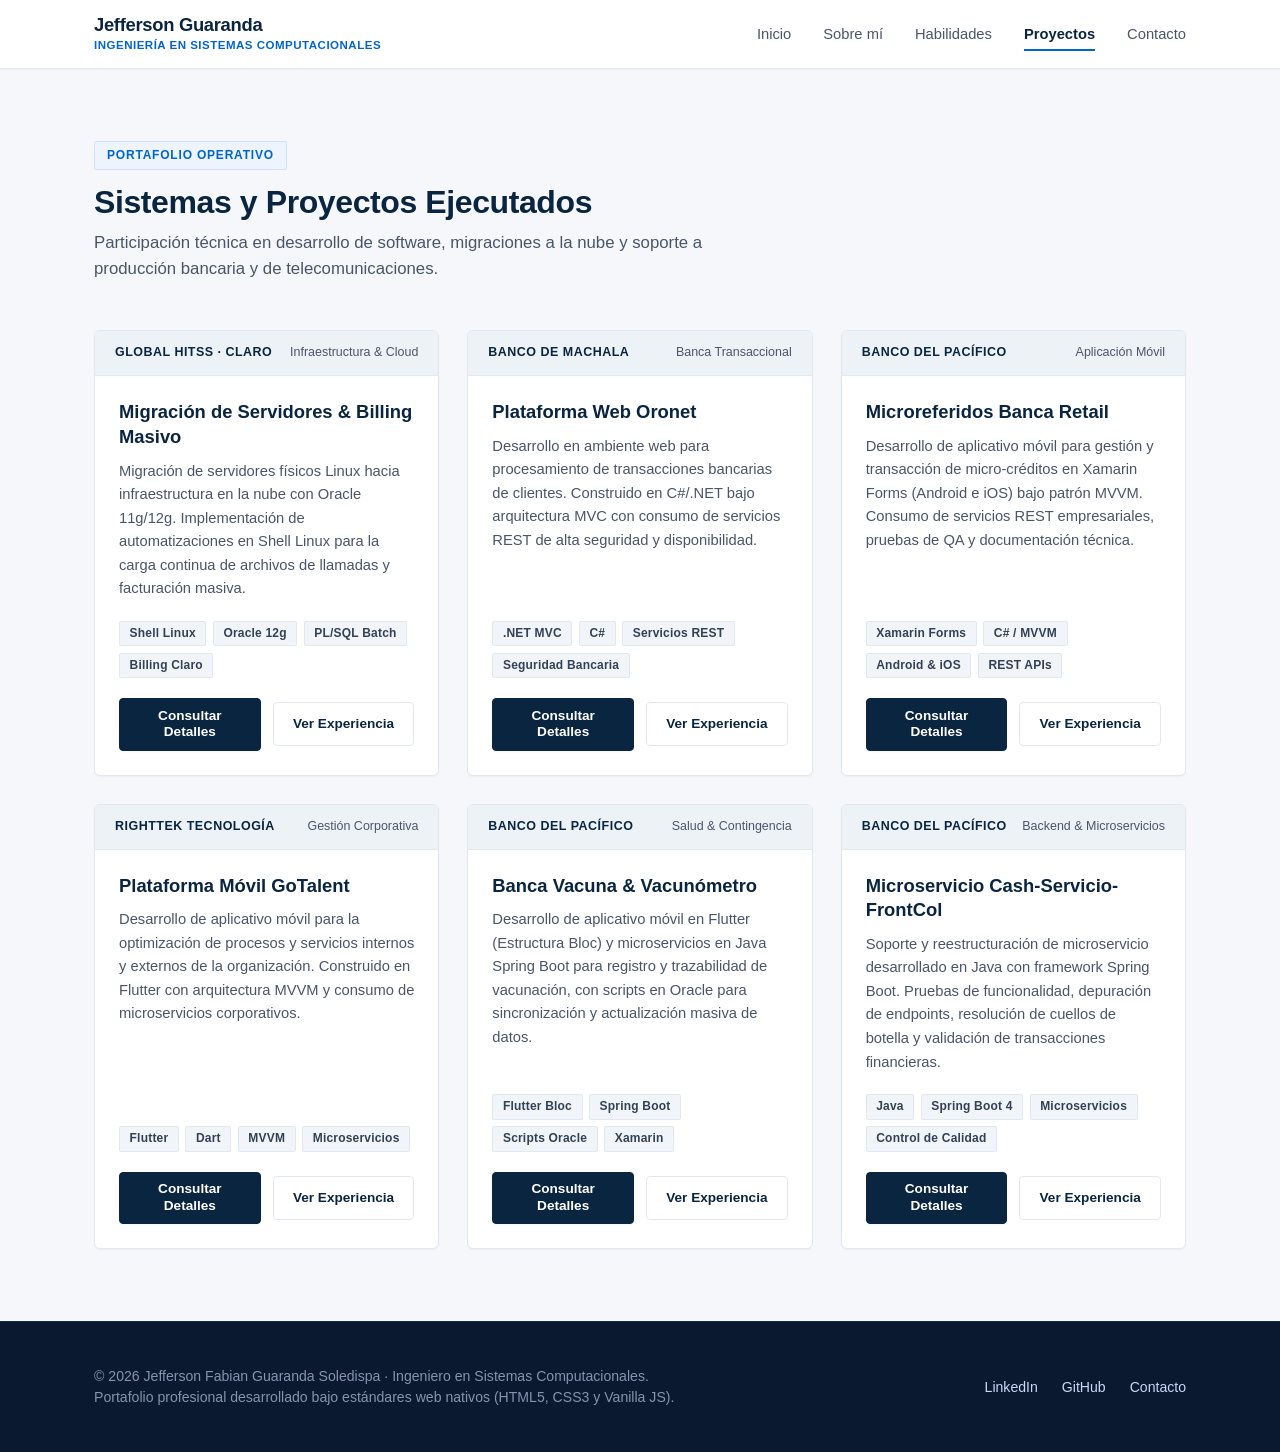
<file: projects.html>
<!DOCTYPE html>
<html lang="es">
<head>
  <meta charset="UTF-8">
  <meta name="viewport" content="width=device-width, initial-scale=1.0">
  <meta name="theme-color" content="#ffffff">
  <meta name="apple-mobile-web-app-capable" content="yes">
  <meta name="apple-mobile-web-app-status-bar-style" content="default">
  <title>Proyectos y Sistemas | Jefferson Guaranda - Ingeniero en Sistemas Computacionales</title>
  <!-- Estilos Globales primero y Específicos después -->
  <link rel="stylesheet" href="css/global.css">
  <link rel="stylesheet" href="css/pages.css">
</head>
<body>

  <!-- ========================================================================
       ENCABEZADO Y NAVEGACIÓN INSTITUCIONAL
       ======================================================================== -->
  <header class="site-header">
    <nav class="navbar container">
      <a href="index.html" class="logo">
        <span class="logo-name">Jefferson Guaranda</span>
        <span class="logo-role">Ingeniería en Sistemas Computacionales</span>
      </a>
      <button class="menu-toggle" id="menu-toggle" aria-label="Abrir menú de navegación" aria-expanded="false">
        <span></span>
        <span></span>
        <span></span>
      </button>
      <ul class="nav-menu" id="nav-menu">
        <li><a href="index.html" class="nav-link">Inicio</a></li>
        <li><a href="about.html" class="nav-link">Sobre mí</a></li>
        <li><a href="skills.html" class="nav-link">Habilidades</a></li>
        <li><a href="projects.html" class="nav-link">Proyectos</a></li>
        <li><a href="contact.html" class="nav-link">Contacto</a></li>
      </ul>
    </nav>
  </header>

  <!-- ========================================================================
       CONTENIDO PRINCIPAL: PROYECTOS
       ======================================================================== -->
  <main>
    <section class="section projects-section">
      <div class="container">
        <div class="section-header">
          <span class="section-tag">Portafolio Operativo</span>
          <h2 class="section-title">Sistemas y Proyectos Ejecutados</h2>
          <p class="section-subtitle mobile-hidden">
            Participación técnica en desarrollo de software, migraciones a la nube y soporte a producción bancaria y de telecomunicaciones.
          </p>
        </div>

        <!-- Cuadrícula de Sistemas Empresariales -->
        <div class="projects-grid">
          <!-- Proyecto 1: Claro / Global HITSS -->
          <article class="project-card">
            <div class="project-header-bar">
              <span class="project-client-name">Global HITSS · Claro</span>
              <span>Infraestructura & Cloud</span>
            </div>
            <div class="project-body">
              <h3 class="project-title">Migración de Servidores & Billing Masivo</h3>
              <p class="project-desc">
                Migración de servidores físicos Linux hacia infraestructura en la nube con Oracle 11g/12g. Implementación de automatizaciones en Shell Linux para la carga continua de archivos de llamadas y facturación masiva.
              </p>
              <div class="project-tags">
                <span class="badge">Shell Linux</span>
                <span class="badge">Oracle 12g</span>
                <span class="badge">PL/SQL Batch</span>
                <span class="badge">Billing Claro</span>
              </div>
              <div class="project-actions">
                <a href="contact.html" class="btn btn-primary">Consultar Detalles</a>
                <a href="about.html" class="btn btn-outline">Ver Experiencia</a>
              </div>
            </div>
          </article>

          <!-- Proyecto 2: Banco de Machala -->
          <article class="project-card">
            <div class="project-header-bar">
              <span class="project-client-name">Banco de Machala</span>
              <span>Banca Transaccional</span>
            </div>
            <div class="project-body">
              <h3 class="project-title">Plataforma Web Oronet</h3>
              <p class="project-desc">
                Desarrollo en ambiente web para procesamiento de transacciones bancarias de clientes. Construido en C#/.NET bajo arquitectura MVC con consumo de servicios REST de alta seguridad y disponibilidad.
              </p>
              <div class="project-tags">
                <span class="badge">.NET MVC</span>
                <span class="badge">C#</span>
                <span class="badge">Servicios REST</span>
                <span class="badge">Seguridad Bancaria</span>
              </div>
              <div class="project-actions">
                <a href="contact.html" class="btn btn-primary">Consultar Detalles</a>
                <a href="about.html" class="btn btn-outline">Ver Experiencia</a>
              </div>
            </div>
          </article>

          <!-- Proyecto 3: Banco del Pacífico (Microreferidos) -->
          <article class="project-card">
            <div class="project-header-bar">
              <span class="project-client-name">Banco del Pacífico</span>
              <span>Aplicación Móvil</span>
            </div>
            <div class="project-body">
              <h3 class="project-title">Microreferidos Banca Retail</h3>
              <p class="project-desc">
                Desarrollo de aplicativo móvil para gestión y transacción de micro-créditos en Xamarin Forms (Android e iOS) bajo patrón MVVM. Consumo de servicios REST empresariales, pruebas de QA y documentación técnica.
              </p>
              <div class="project-tags">
                <span class="badge">Xamarin Forms</span>
                <span class="badge">C# / MVVM</span>
                <span class="badge">Android & iOS</span>
                <span class="badge">REST APIs</span>
              </div>
              <div class="project-actions">
                <a href="contact.html" class="btn btn-primary">Consultar Detalles</a>
                <a href="about.html" class="btn btn-outline">Ver Experiencia</a>
              </div>
            </div>
          </article>

          <!-- Proyecto 4: Righttek Corporativo -->
          <article class="project-card">
            <div class="project-header-bar">
              <span class="project-client-name">Righttek Tecnología</span>
              <span>Gestión Corporativa</span>
            </div>
            <div class="project-body">
              <h3 class="project-title">Plataforma Móvil GoTalent</h3>
              <p class="project-desc">
                Desarrollo de aplicativo móvil para la optimización de procesos y servicios internos y externos de la organización. Construido en Flutter con arquitectura MVVM y consumo de microservicios corporativos.
              </p>
              <div class="project-tags">
                <span class="badge">Flutter</span>
                <span class="badge">Dart</span>
                <span class="badge">MVVM</span>
                <span class="badge">Microservicios</span>
              </div>
              <div class="project-actions">
                <a href="contact.html" class="btn btn-primary">Consultar Detalles</a>
                <a href="about.html" class="btn btn-outline">Ver Experiencia</a>
              </div>
            </div>
          </article>

          <!-- Proyecto 5: Banco del Pacífico (Banca Vacuna) -->
          <article class="project-card">
            <div class="project-header-bar">
              <span class="project-client-name">Banco del Pacífico</span>
              <span>Salud & Contingencia</span>
            </div>
            <div class="project-body">
              <h3 class="project-title">Banca Vacuna & Vacunómetro</h3>
              <p class="project-desc">
                Desarrollo de aplicativo móvil en Flutter (Estructura Bloc) y microservicios en Java Spring Boot para registro y trazabilidad de vacunación, con scripts en Oracle para sincronización y actualización masiva de datos.
              </p>
              <div class="project-tags">
                <span class="badge">Flutter Bloc</span>
                <span class="badge">Spring Boot</span>
                <span class="badge">Scripts Oracle</span>
                <span class="badge">Xamarin</span>
              </div>
              <div class="project-actions">
                <a href="contact.html" class="btn btn-primary">Consultar Detalles</a>
                <a href="about.html" class="btn btn-outline">Ver Experiencia</a>
              </div>
            </div>
          </article>

          <!-- Proyecto 6: Banco del Pacífico (Microservicio) -->
          <article class="project-card">
            <div class="project-header-bar">
              <span class="project-client-name">Banco del Pacífico</span>
              <span>Backend & Microservicios</span>
            </div>
            <div class="project-body">
              <h3 class="project-title">Microservicio Cash-Servicio-FrontCol</h3>
              <p class="project-desc">
                Soporte y reestructuración de microservicio desarrollado en Java con framework Spring Boot. Pruebas de funcionalidad, depuración de endpoints, resolución de cuellos de botella y validación de transacciones financieras.
              </p>
              <div class="project-tags">
                <span class="badge">Java</span>
                <span class="badge">Spring Boot 4</span>
                <span class="badge">Microservicios</span>
                <span class="badge">Control de Calidad</span>
              </div>
              <div class="project-actions">
                <a href="contact.html" class="btn btn-primary">Consultar Detalles</a>
                <a href="about.html" class="btn btn-outline">Ver Experiencia</a>
              </div>
            </div>
          </article>
        </div>
      </div>
    </section>
  </main>

  <!-- ========================================================================
       PIE DE PÁGINA INSTITUCIONAL
       ======================================================================== -->
  <footer class="site-footer">
    <div class="container footer-content">
      <p class="footer-copy">
        &copy; <span id="current-year"></span> Jefferson Fabian Guaranda Soledispa · Ingeniero en Sistemas Computacionales.<br>
        Portafolio profesional desarrollado bajo estándares web nativos (HTML5, CSS3 y Vanilla JS).
      </p>
      <ul class="footer-links">
        <li><a href="https://ec.linkedin.com/in/fabian-guaranda-24b095121" target="_blank" rel="noopener noreferrer">LinkedIn</a></li>
        <li><a href="https://github.com/93Jefferson" target="_blank" rel="noopener noreferrer">GitHub</a></li>
        <li><a href="contact.html">Contacto</a></li>
      </ul>
    </div>
  </footer>

  <!-- Barra de Navegación Inferior para Dispositivos Móviles (Mobile App TabBar) -->
  <nav class="mobile-bottom-nav" aria-label="Navegación móvil inferior">
    <a href="index.html" class="bottom-nav-item nav-link">
      <svg viewBox="0 0 24 24" fill="none" stroke="currentColor" stroke-width="2" stroke-linecap="round" stroke-linejoin="round">
        <path d="M3 9l9-7 9 7v11a2 2 0 0 1-2 2H5a2 2 0 0 1-2-2z"></path>
        <polyline points="9 22 9 12 15 12 15 22"></polyline>
      </svg>
      <span>Inicio</span>
    </a>
    <a href="about.html" class="bottom-nav-item nav-link">
      <svg viewBox="0 0 24 24" fill="none" stroke="currentColor" stroke-width="2" stroke-linecap="round" stroke-linejoin="round">
        <path d="M20 21v-2a4 4 0 0 0-4-4H8a4 4 0 0 0-4 4v2"></path>
        <circle cx="12" cy="7" r="4"></circle>
      </svg>
      <span>Sobre mí</span>
    </a>
    <a href="skills.html" class="bottom-nav-item nav-link">
      <svg viewBox="0 0 24 24" fill="none" stroke="currentColor" stroke-width="2" stroke-linecap="round" stroke-linejoin="round">
        <polygon points="12 2 2 7 12 12 22 7 12 2"></polygon>
        <polyline points="2 17 12 22 22 17"></polyline>
        <polyline points="2 12 12 17 22 12"></polyline>
      </svg>
      <span>Habilidades</span>
    </a>
    <a href="projects.html" class="bottom-nav-item nav-link">
      <svg viewBox="0 0 24 24" fill="none" stroke="currentColor" stroke-width="2" stroke-linecap="round" stroke-linejoin="round">
        <rect x="2" y="7" width="20" height="14" rx="2" ry="2"></rect>
        <path d="M16 21V5a2 2 0 0 0-2-2h-4a2 2 0 0 0-2 2v16"></path>
      </svg>
      <span>Proyectos</span>
    </a>
    <a href="contact.html" class="bottom-nav-item nav-link">
      <svg viewBox="0 0 24 24" fill="none" stroke="currentColor" stroke-width="2" stroke-linecap="round" stroke-linejoin="round">
        <path d="M21 11.5a8.38 8.38 0 0 1-.9 3.8 8.5 8.5 0 0 1-7.6 4.7 8.38 8.38 0 0 1-3.8-.9L3 21l1.9-5.7a8.38 8.38 0 0 1-.9-3.8 8.5 8.5 0 0 1 4.7-7.6 8.38 8.38 0 0 1 3.8-.9h.5a8.48 8.48 0 0 1 8 8v.5z"></path>
      </svg>
      <span>Contacto</span>
    </a>
  </nav>

  <!-- Script global para menú móvil, enlace activo y año dinámico -->
  <script src="js/main.js"></script>
</body>
</html>
</file>
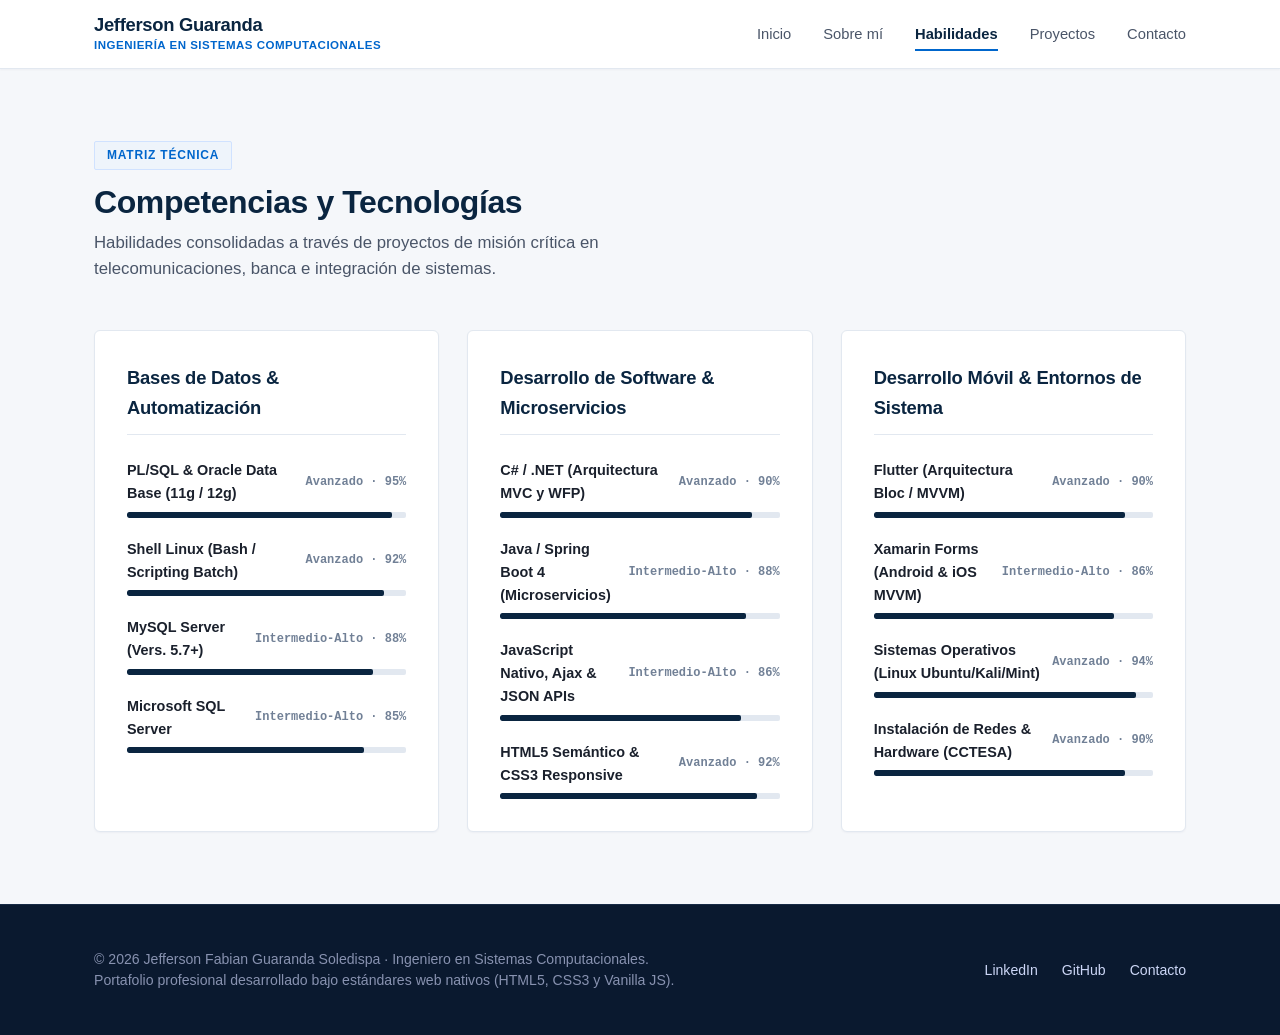
<file: skills.html>
<!DOCTYPE html>
<html lang="es">
<head>
  <meta charset="UTF-8">
  <meta name="viewport" content="width=device-width, initial-scale=1.0">
  <meta name="theme-color" content="#ffffff">
  <meta name="apple-mobile-web-app-capable" content="yes">
  <meta name="apple-mobile-web-app-status-bar-style" content="default">
  <title>Habilidades Técnicas | Jefferson Guaranda - Ingeniero en Sistemas Computacionales</title>
  <!-- Estilos Globales primero y Específicos después -->
  <link rel="stylesheet" href="css/global.css">
  <link rel="stylesheet" href="css/pages.css">
</head>
<body>

  <!-- ========================================================================
       ENCABEZADO Y NAVEGACIÓN INSTITUCIONAL
       ======================================================================== -->
  <header class="site-header">
    <nav class="navbar container">
      <a href="index.html" class="logo">
        <span class="logo-name">Jefferson Guaranda</span>
        <span class="logo-role">Ingeniería en Sistemas Computacionales</span>
      </a>
      <button class="menu-toggle" id="menu-toggle" aria-label="Abrir menú de navegación" aria-expanded="false">
        <span></span>
        <span></span>
        <span></span>
      </button>
      <ul class="nav-menu" id="nav-menu">
        <li><a href="index.html" class="nav-link">Inicio</a></li>
        <li><a href="about.html" class="nav-link">Sobre mí</a></li>
        <li><a href="skills.html" class="nav-link">Habilidades</a></li>
        <li><a href="projects.html" class="nav-link">Proyectos</a></li>
        <li><a href="contact.html" class="nav-link">Contacto</a></li>
      </ul>
    </nav>
  </header>

  <!-- ========================================================================
       CONTENIDO PRINCIPAL: HABILIDADES
       ======================================================================== -->
  <main>
    <section class="section skills-section">
      <div class="container">
        <div class="section-header">
          <span class="section-tag">Matriz Técnica</span>
          <h2 class="section-title">Competencias y Tecnologías</h2>
          <p class="section-subtitle mobile-hidden">
            Habilidades consolidadas a través de proyectos de misión crítica en telecomunicaciones, banca e integración de sistemas.
          </p>
        </div>

        <!-- Cuadrícula de Habilidades por Categoría Técnica -->
        <div class="skills-grid">
          <!-- Categoría 1: Bases de Datos y Shell -->
          <article class="skill-category">
            <h3 class="skill-category-title">Bases de Datos & Automatización</h3>
            <div class="skills-list">
              <div class="skill-item">
                <div class="skill-info">
                  <span class="skill-name">PL/SQL & Oracle Data Base (11g / 12g)</span>
                  <span class="skill-level-tag">Avanzado · 95%</span>
                </div>
                <div class="progress-bar">
                  <div class="progress-fill" style="width: 95%;"></div>
                </div>
              </div>

              <div class="skill-item">
                <div class="skill-info">
                  <span class="skill-name">Shell Linux (Bash / Scripting Batch)</span>
                  <span class="skill-level-tag">Avanzado · 92%</span>
                </div>
                <div class="progress-bar">
                  <div class="progress-fill" style="width: 92%;"></div>
                </div>
              </div>

              <div class="skill-item">
                <div class="skill-info">
                  <span class="skill-name">MySQL Server (Vers. 5.7+)</span>
                  <span class="skill-level-tag">Intermedio-Alto · 88%</span>
                </div>
                <div class="progress-bar">
                  <div class="progress-fill" style="width: 88%;"></div>
                </div>
              </div>

              <div class="skill-item">
                <div class="skill-info">
                  <span class="skill-name">Microsoft SQL Server</span>
                  <span class="skill-level-tag">Intermedio-Alto · 85%</span>
                </div>
                <div class="progress-bar">
                  <div class="progress-fill" style="width: 85%;"></div>
                </div>
              </div>
            </div>
          </article>

          <!-- Categoría 2: Desarrollo Backend y Web -->
          <article class="skill-category">
            <h3 class="skill-category-title">Desarrollo de Software & Microservicios</h3>
            <div class="skills-list">
              <div class="skill-item">
                <div class="skill-info">
                  <span class="skill-name">C# / .NET (Arquitectura MVC y WFP)</span>
                  <span class="skill-level-tag">Avanzado · 90%</span>
                </div>
                <div class="progress-bar">
                  <div class="progress-fill" style="width: 90%;"></div>
                </div>
              </div>

              <div class="skill-item">
                <div class="skill-info">
                  <span class="skill-name">Java / Spring Boot 4 (Microservicios)</span>
                  <span class="skill-level-tag">Intermedio-Alto · 88%</span>
                </div>
                <div class="progress-bar">
                  <div class="progress-fill" style="width: 88%;"></div>
                </div>
              </div>

              <div class="skill-item">
                <div class="skill-info">
                  <span class="skill-name">JavaScript Nativo, Ajax & JSON APIs</span>
                  <span class="skill-level-tag">Intermedio-Alto · 86%</span>
                </div>
                <div class="progress-bar">
                  <div class="progress-fill" style="width: 86%;"></div>
                </div>
              </div>

              <div class="skill-item">
                <div class="skill-info">
                  <span class="skill-name">HTML5 Semántico & CSS3 Responsive</span>
                  <span class="skill-level-tag">Avanzado · 92%</span>
                </div>
                <div class="progress-bar">
                  <div class="progress-fill" style="width: 92%;"></div>
                </div>
              </div>
            </div>
          </article>

          <!-- Categoría 3: Móvil, Infraestructura y Redes -->
          <article class="skill-category">
            <h3 class="skill-category-title">Desarrollo Móvil & Entornos de Sistema</h3>
            <div class="skills-list">
              <div class="skill-item">
                <div class="skill-info">
                  <span class="skill-name">Flutter (Arquitectura Bloc / MVVM)</span>
                  <span class="skill-level-tag">Avanzado · 90%</span>
                </div>
                <div class="progress-bar">
                  <div class="progress-fill" style="width: 90%;"></div>
                </div>
              </div>

              <div class="skill-item">
                <div class="skill-info">
                  <span class="skill-name">Xamarin Forms (Android & iOS MVVM)</span>
                  <span class="skill-level-tag">Intermedio-Alto · 86%</span>
                </div>
                <div class="progress-bar">
                  <div class="progress-fill" style="width: 86%;"></div>
                </div>
              </div>

              <div class="skill-item">
                <div class="skill-info">
                  <span class="skill-name">Sistemas Operativos (Linux Ubuntu/Kali/Mint)</span>
                  <span class="skill-level-tag">Avanzado · 94%</span>
                </div>
                <div class="progress-bar">
                  <div class="progress-fill" style="width: 94%;"></div>
                </div>
              </div>

              <div class="skill-item">
                <div class="skill-info">
                  <span class="skill-name">Instalación de Redes & Hardware (CCTESA)</span>
                  <span class="skill-level-tag">Avanzado · 90%</span>
                </div>
                <div class="progress-bar">
                  <div class="progress-fill" style="width: 90%;"></div>
                </div>
              </div>
            </div>
          </article>
        </div>
      </div>
    </section>
  </main>

  <!-- ========================================================================
       PIE DE PÁGINA INSTITUCIONAL
       ======================================================================== -->
  <footer class="site-footer">
    <div class="container footer-content">
      <p class="footer-copy">
        &copy; <span id="current-year"></span> Jefferson Fabian Guaranda Soledispa · Ingeniero en Sistemas Computacionales.<br>
        Portafolio profesional desarrollado bajo estándares web nativos (HTML5, CSS3 y Vanilla JS).
      </p>
      <ul class="footer-links">
        <li><a href="https://ec.linkedin.com/in/fabian-guaranda-24b095121" target="_blank" rel="noopener noreferrer">LinkedIn</a></li>
        <li><a href="https://github.com/93Jefferson" target="_blank" rel="noopener noreferrer">GitHub</a></li>
        <li><a href="contact.html">Contacto</a></li>
      </ul>
    </div>
  </footer>

  <!-- Barra de Navegación Inferior para Dispositivos Móviles (Mobile App TabBar) -->
  <nav class="mobile-bottom-nav" aria-label="Navegación móvil inferior">
    <a href="index.html" class="bottom-nav-item nav-link">
      <svg viewBox="0 0 24 24" fill="none" stroke="currentColor" stroke-width="2" stroke-linecap="round" stroke-linejoin="round">
        <path d="M3 9l9-7 9 7v11a2 2 0 0 1-2 2H5a2 2 0 0 1-2-2z"></path>
        <polyline points="9 22 9 12 15 12 15 22"></polyline>
      </svg>
      <span>Inicio</span>
    </a>
    <a href="about.html" class="bottom-nav-item nav-link">
      <svg viewBox="0 0 24 24" fill="none" stroke="currentColor" stroke-width="2" stroke-linecap="round" stroke-linejoin="round">
        <path d="M20 21v-2a4 4 0 0 0-4-4H8a4 4 0 0 0-4 4v2"></path>
        <circle cx="12" cy="7" r="4"></circle>
      </svg>
      <span>Sobre mí</span>
    </a>
    <a href="skills.html" class="bottom-nav-item nav-link">
      <svg viewBox="0 0 24 24" fill="none" stroke="currentColor" stroke-width="2" stroke-linecap="round" stroke-linejoin="round">
        <polygon points="12 2 2 7 12 12 22 7 12 2"></polygon>
        <polyline points="2 17 12 22 22 17"></polyline>
        <polyline points="2 12 12 17 22 12"></polyline>
      </svg>
      <span>Habilidades</span>
    </a>
    <a href="projects.html" class="bottom-nav-item nav-link">
      <svg viewBox="0 0 24 24" fill="none" stroke="currentColor" stroke-width="2" stroke-linecap="round" stroke-linejoin="round">
        <rect x="2" y="7" width="20" height="14" rx="2" ry="2"></rect>
        <path d="M16 21V5a2 2 0 0 0-2-2h-4a2 2 0 0 0-2 2v16"></path>
      </svg>
      <span>Proyectos</span>
    </a>
    <a href="contact.html" class="bottom-nav-item nav-link">
      <svg viewBox="0 0 24 24" fill="none" stroke="currentColor" stroke-width="2" stroke-linecap="round" stroke-linejoin="round">
        <path d="M21 11.5a8.38 8.38 0 0 1-.9 3.8 8.5 8.5 0 0 1-7.6 4.7 8.38 8.38 0 0 1-3.8-.9L3 21l1.9-5.7a8.38 8.38 0 0 1-.9-3.8 8.5 8.5 0 0 1 4.7-7.6 8.38 8.38 0 0 1 3.8-.9h.5a8.48 8.48 0 0 1 8 8v.5z"></path>
      </svg>
      <span>Contacto</span>
    </a>
  </nav>

  <!-- Script global para menú móvil, enlace activo y año dinámico -->
  <script src="js/main.js"></script>
</body>
</html>
</file>
<file: css/global.css>
/* ==========================================================================
   PORTAFOLIO WEB PERSONAL - ESTILOS GLOBALES (global.css)
   Diseño de Ingeniería de Software Empresarial (Enterprise Software Engineering)
   Estándar: CSS3 Nativo Puro (Variables :root, Reset, Flexbox, Media Queries)
   Totalmente Adaptable a Dispositivos Móviles (Mobile-First & Responsive Design)
   ========================================================================== */

/* 1. VARIABLES DEL SISTEMA (:root) */
:root {
  /* Paleta Corporativa Institucional */
  --color-bg: #f5f7fa;             /* Gris institucional neutro de fondo */
  --color-surface: #ffffff;        /* Blanco puro para módulos y contenedores */
  --color-surface-alt: #edf2f7;    /* Superficie secundaria / tablas */
  --color-surface-hover: #f8fafc;  /* Interacción sobre tarjetas */

  /* Líneas y Estructura */
  --color-border: #e2e8f0;         /* Bordes estructurales sobrios */
  --color-border-focus: #0066cc;   /* Borde activo institucional */
  --color-border-subtle: #edf2f7;  /* Separadores internos */

  /* Identidad Institucional */
  --color-primary: #0a2540;        /* Azul marino corporativo profundo */
  --color-primary-hover: #13395e;  /* Estado hover primario */
  --color-primary-light: #eef4fb;  /* Fondo de acento suave */
  --color-secondary: #0066cc;      /* Azul técnico estándar (Tech Blue) */
  --color-secondary-hover: #0052a3;

  /* Jerarquía Tipográfica */
  --color-text: #1a202c;           /* Texto principal de alto contraste */
  --color-text-muted: #4a5568;     /* Texto de apoyo y descripciones */
  --color-text-light: #718096;     /* Metadatos y etiquetas secundarias */

  /* Estados Funcionales */
  --color-success: #0d8a57;        /* Confirmaciones */
  --color-error: #c53030;          /* Validaciones requeridas */

  /* Tipografía Profesional */
  --font-main: -apple-system, BlinkMacSystemFont, "Segoe UI", Roboto, "Helvetica Neue", Arial, sans-serif;
  --font-mono: "SFMono-Regular", Consolas, "Liberation Mono", Menlo, monospace;

  /* Geometría Disciplinada */
  --radius-xs: 2px;
  --radius-sm: 4px;
  --radius-md: 6px;
  --radius-lg: 8px;
  --radius-full: 9999px;

  /* Sombras Técnicas y Planas */
  --shadow-xs: 0 1px 2px rgba(10, 37, 64, 0.04);
  --shadow-sm: 0 1px 3px rgba(10, 37, 64, 0.08), 0 1px 2px rgba(10, 37, 64, 0.04);
  --shadow-md: 0 4px 6px -1px rgba(10, 37, 64, 0.07), 0 2px 4px -1px rgba(10, 37, 64, 0.04);
  --shadow-lg: 0 10px 15px -3px rgba(10, 37, 64, 0.08), 0 4px 6px -2px rgba(10, 37, 64, 0.03);

  /* Transición Sutil */
  --transition: all 0.18s ease-in-out;

  /* Ancho de Contenedor */
  --container-max: 1140px;
}

/* 2. RESET UNIVERSAL Y PREVENCIÓN DE OVERFLOW EN MÓVILES */
* {
  margin: 0;
  padding: 0;
  box-sizing: border-box;
}

html {
  scroll-behavior: smooth;
  font-size: 16px;
  overflow-x: hidden;
  width: 100%;
}

body {
  background-color: var(--color-bg);
  color: var(--color-text);
  font-family: var(--font-main);
  line-height: 1.6;
  min-height: 100vh;
  display: flex;
  flex-direction: column;
  -webkit-font-smoothing: antialiased;
  -moz-osx-font-smoothing: grayscale;
  overflow-x: hidden;
  width: 100%;
}

main {
  flex: 1;
  width: 100%;
}

img {
  max-width: 100%;
  height: auto;
  display: block;
}

/* 3. CLASES UTILITARIAS ESTRUCTURALES Y RESPONSIVAS */
.container {
  width: 100%;
  max-width: var(--container-max);
  margin-left: auto;
  margin-right: auto;
  padding-left: 1.5rem;
  padding-right: 1.5rem;
}

.section {
  padding: 4.5rem 0;
  width: 100%;
}

.section-header {
  margin-bottom: 3rem;
}

.section-header.text-center {
  text-align: center;
}

.section-tag {
  display: inline-block;
  font-size: 0.75rem;
  font-weight: 700;
  text-transform: uppercase;
  letter-spacing: 0.8px;
  color: var(--color-secondary);
  background-color: var(--color-primary-light);
  border: 1px solid #d0e2ff;
  padding: 0.25rem 0.75rem;
  border-radius: var(--radius-xs);
  margin-bottom: 0.75rem;
}

.section-title {
  font-size: 2rem;
  font-weight: 700;
  color: var(--color-primary);
  line-height: 1.25;
  letter-spacing: -0.4px;
  margin-bottom: 0.5rem;
  word-break: break-word;
}

.section-subtitle {
  color: var(--color-text-muted);
  font-size: 1.05rem;
  line-height: 1.55;
  max-width: 650px;
}

.section-header.text-center .section-subtitle {
  margin-left: auto;
  margin-right: auto;
}

/* 4. BOTONES EMPRESARIALES CON TAMAÑO TÁCTIL (TOUCH-FRIENDLY) */
.btn {
  display: inline-flex;
  align-items: center;
  justify-content: center;
  gap: 0.5rem;
  padding: 0.7rem 1.4rem;
  font-size: 0.9rem;
  font-weight: 600;
  border-radius: var(--radius-sm);
  text-decoration: none;
  cursor: pointer;
  transition: var(--transition);
  border: 1px solid transparent;
  font-family: inherit;
  line-height: 1.2;
  min-height: 44px; /* Ergonomía táctil para móviles */
  text-align: center;
}

.btn-primary {
  background-color: var(--color-primary);
  color: #ffffff;
  border-color: var(--color-primary);
  box-shadow: var(--shadow-xs);
}

.btn-primary:hover {
  background-color: var(--color-primary-hover);
  border-color: var(--color-primary-hover);
  box-shadow: var(--shadow-sm);
}

.btn-outline {
  background-color: #ffffff;
  color: var(--color-primary);
  border-color: var(--color-border);
}

.btn-outline:hover {
  background-color: var(--color-surface-alt);
  border-color: #cbd5e1;
  color: var(--color-primary-hover);
}

/* 5. BADGES / ETIQUETAS */
.badge {
  display: inline-block;
  font-size: 0.75rem;
  font-weight: 600;
  padding: 0.25rem 0.6rem;
  border-radius: var(--radius-xs);
  background-color: #f1f5f9;
  color: #334155;
  border: 1px solid #e2e8f0;
  font-family: var(--font-main);
  letter-spacing: 0.2px;
  line-height: 1.3;
}

/* 6. ENCABEZADO Y NAVEGACIÓN INSTITUCIONAL */
.site-header {
  position: sticky;
  top: 0;
  z-index: 1000;
  background-color: #ffffff;
  border-bottom: 1px solid var(--color-border);
  box-shadow: var(--shadow-xs);
  width: 100%;
}

.navbar {
  display: flex;
  align-items: center;
  justify-content: space-between;
  height: 68px;
  position: relative;
}

.logo {
  text-decoration: none;
  display: flex;
  flex-direction: column;
}

.logo-name {
  font-size: 1.15rem;
  font-weight: 700;
  color: var(--color-primary);
  letter-spacing: -0.3px;
  line-height: 1.2;
}

.logo-role {
  font-size: 0.72rem;
  font-weight: 600;
  color: var(--color-secondary);
  text-transform: uppercase;
  letter-spacing: 0.5px;
}

.nav-menu {
  display: flex;
  align-items: center;
  list-style: none;
  gap: 2rem;
}

.nav-link {
  color: var(--color-text-muted);
  text-decoration: none;
  font-size: 0.92rem;
  font-weight: 500;
  padding: 0.5rem 0;
  position: relative;
  transition: var(--transition);
}

.nav-link:hover {
  color: var(--color-secondary);
}

.nav-link.active {
  color: var(--color-primary);
  font-weight: 600;
}

.nav-link.active::after {
  content: '';
  position: absolute;
  bottom: -1px;
  left: 0;
  width: 100%;
  height: 2px;
  background-color: var(--color-secondary);
}

/* Botón menú móvil (hamburguesa) */
.menu-toggle {
  display: none;
  background: transparent;
  border: 1px solid var(--color-border);
  border-radius: var(--radius-sm);
  padding: 0.5rem;
  cursor: pointer;
  flex-direction: column;
  gap: 4px;
  justify-content: center;
  align-items: center;
  width: 44px;
  height: 44px;
  transition: var(--transition);
  -webkit-tap-highlight-color: transparent;
}

.menu-toggle:hover,
.menu-toggle:focus {
  border-color: var(--color-secondary);
  background-color: var(--color-surface-alt);
}

.menu-toggle span {
  display: block;
  width: 22px;
  height: 2px;
  background-color: var(--color-primary);
  transition: var(--transition);
  border-radius: 1px;
}

.menu-toggle.open span:nth-child(1) {
  transform: translateY(6px) rotate(45deg);
}

.menu-toggle.open span:nth-child(2) {
  opacity: 0;
}

.menu-toggle.open span:nth-child(3) {
  transform: translateY(-6px) rotate(-45deg);
}

/* 7. PIE DE PÁGINA INSTITUCIONAL */
.site-footer {
  background-color: #0a192f;
  border-top: 1px solid #172a45;
  padding: 2.75rem 0;
  margin-top: auto;
  width: 100%;
}

.footer-content {
  display: flex;
  justify-content: space-between;
  align-items: center;
  flex-wrap: wrap;
  gap: 1.5rem;
}

.footer-copy {
  color: #8892b0;
  font-size: 0.88rem;
  line-height: 1.5;
}

.footer-links {
  display: flex;
  align-items: center;
  gap: 1.5rem;
  list-style: none;
}

.footer-links a {
  color: #ccd6f6;
  text-decoration: none;
  font-size: 0.88rem;
  transition: var(--transition);
  padding: 0.25rem 0;
}

.footer-links a:hover {
  color: #64ffda;
}

/* 8. MEDIA QUERIES GLOBALES (RESPONSIVE NAVBAR & ADAPTACIÓN) */
@media (max-width: 860px) {
  .menu-toggle {
    display: flex;
  }

  .nav-menu {
    position: absolute;
    top: 68px;
    left: 0;
    width: 100%;
    background-color: #ffffff;
    border-bottom: 2px solid var(--color-border);
    flex-direction: column;
    padding: 0.85rem 1rem 1.25rem;
    gap: 0.35rem;
    box-shadow: 0 16px 28px rgba(10, 37, 64, 0.15);
    display: none;
    max-height: calc(100vh - 68px);
    overflow-y: auto;
    z-index: 999;
  }

  .nav-menu.open {
    display: flex;
    animation: fadeInDown 0.2s ease-out;
  }

  .nav-link {
    width: 100%;
    text-align: left;
    padding: 0.75rem 1rem;
    font-size: 0.96rem;
    border-radius: var(--radius-sm);
    display: block;
    min-height: 44px;
    line-height: 1.7;
  }

  .nav-link:hover {
    background-color: var(--color-surface-alt);
    color: var(--color-secondary);
  }

  .nav-link.active {
    background-color: var(--color-primary-light);
    color: var(--color-primary);
    font-weight: 700;
  }

  .nav-link.active::after {
    display: none;
  }
}

@media (max-width: 768px) {
  /* Ocultar subtítulo del logo en header para más espacio horizontal */
  .logo-role {
    display: none;
  }

  .section {
    padding: 2.5rem 0;
  }

  .container {
    padding-left: 1rem;
    padding-right: 1rem;
  }

  .section-header {
    margin-bottom: 1.5rem;
  }

  .section-title {
    font-size: 1.6rem;
    line-height: 1.25;
  }

  .section-subtitle {
    font-size: 0.9rem;
    line-height: 1.5;
    display: -webkit-box;
    -webkit-line-clamp: 2;
    -webkit-box-orient: vertical;
    overflow: hidden;
  }

  .footer-content {
    flex-direction: column;
    text-align: center;
    gap: 0.75rem;
  }

  .footer-copy {
    font-size: 0.78rem;
    line-height: 1.4;
  }

  /* Ocultar segunda línea del footer en móvil */
  .footer-copy br {
    display: none;
  }

  .footer-links {
    flex-wrap: wrap;
    justify-content: center;
    gap: 1rem;
  }

  .footer-links a {
    font-size: 0.82rem;
  }

  /* Botones más compactos en móvil */
  .btn {
    padding: 0.6rem 1.1rem;
    font-size: 0.85rem;
  }
}

@keyframes fadeInDown {
  from {
    opacity: 0;
    transform: translateY(-8px);
  }
  to {
    opacity: 1;
    transform: translateY(0);
  }
}

/* 9. NAVEGACIÓN INFERIOR TIPO APP PARA DISPOSITIVOS MÓVILES (MOBILE BOTTOM TABBAR) */
.mobile-bottom-nav {
  display: none;
}

@media (max-width: 768px) {
  body {
    padding-bottom: calc(64px + env(safe-area-inset-bottom, 0px));
  }

  .mobile-bottom-nav {
    display: flex;
    position: fixed;
    bottom: 0;
    left: 0;
    right: 0;
    width: 100%;
    height: calc(60px + env(safe-area-inset-bottom, 0px));
    padding-bottom: env(safe-area-inset-bottom, 0px);
    background-color: rgba(255, 255, 255, 0.98);
    backdrop-filter: blur(12px);
    -webkit-backdrop-filter: blur(12px);
    border-top: 1px solid var(--color-border);
    box-shadow: 0 -4px 16px rgba(10, 37, 64, 0.08);
    z-index: 1000;
    align-items: center;
    justify-content: space-around;
  }

  .bottom-nav-item {
    display: flex;
    flex-direction: column;
    align-items: center;
    justify-content: center;
    text-decoration: none;
    color: var(--color-text-light);
    flex: 1;
    height: 100%;
    gap: 3px;
    font-size: 0.7rem;
    font-weight: 500;
    transition: var(--transition);
    position: relative;
    -webkit-tap-highlight-color: transparent;
  }

  .bottom-nav-item svg {
    width: 20px;
    height: 20px;
    stroke: currentColor;
    transition: var(--transition);
  }

  .bottom-nav-item:active {
    transform: scale(0.92);
  }

  .bottom-nav-item.active {
    color: var(--color-secondary);
    font-weight: 700;
  }

  .bottom-nav-item.active svg {
    stroke: var(--color-secondary);
    transform: translateY(-1px);
  }

  .bottom-nav-item.active::after {
    content: '';
    position: absolute;
    top: 0;
    left: 25%;
    width: 50%;
    height: 2.5px;
    background-color: var(--color-secondary);
    border-radius: 0 0 2px 2px;
  }
}
</file>
<file: css/pages.css>
/* ==========================================================================
   PORTAFOLIO WEB PERSONAL - ESTILOS DE PÁGINAS (pages.css)
   Diseño de Ingeniería de Software Empresarial (Enterprise Software Engineering)
   Optimizado para Máxima Responsividad en Smartphones, Tablets y Escritorio
   ========================================================================== */

/* --------------------------------------------------------------------------
   1. PÁGINA: INICIO (index.html)
   -------------------------------------------------------------------------- */
.hero-section {
  background-color: #ffffff;
  border-bottom: 1px solid var(--color-border);
  padding: 4.5rem 0 4rem;
  width: 100%;
}

.hero {
  display: flex;
  align-items: center;
  justify-content: space-between;
  gap: 3.5rem;
  width: 100%;
}

.hero-content {
  flex: 1;
  min-width: 0; /* Previene desbordamiento en Flexbox */
}

.hero-eyebrow {
  display: inline-flex;
  align-items: center;
  gap: 0.5rem;
  font-size: 0.8rem;
  font-weight: 700;
  text-transform: uppercase;
  letter-spacing: 0.8px;
  color: var(--color-secondary);
  background-color: var(--color-primary-light);
  border: 1px solid #d0e2ff;
  padding: 0.25rem 0.75rem;
  border-radius: var(--radius-xs);
  margin-bottom: 1rem;
}

.hero-title {
  font-size: 2.75rem;
  font-weight: 800;
  line-height: 1.18;
  color: var(--color-primary);
  letter-spacing: -0.6px;
  margin-bottom: 1rem;
  word-break: break-word;
}

.hero-title .title-highlight {
  color: var(--color-secondary);
}

.hero-description {
  font-size: 1.05rem;
  color: var(--color-text-muted);
  line-height: 1.65;
  margin-bottom: 1.75rem;
  max-width: 600px;
}

.hero-meta-badges {
  display: flex;
  flex-wrap: wrap;
  gap: 0.5rem;
  margin-bottom: 2rem;
}

.hero-meta-badge {
  font-size: 0.78rem;
  font-weight: 600;
  color: #334155;
  background-color: var(--color-surface-alt);
  border: 1px solid var(--color-border);
  padding: 0.3rem 0.7rem;
  border-radius: var(--radius-xs);
  display: inline-flex;
  align-items: center;
  gap: 0.4rem;
}

.hero-actions {
  display: flex;
  align-items: center;
  gap: 0.85rem;
  flex-wrap: wrap;
}

.hero-image-wrapper {
  flex: 0 0 280px;
  display: flex;
  justify-content: center;
  align-items: center;
}

.hero-avatar-frame {
  position: relative;
  width: 260px;
  height: 310px;
  border-radius: var(--radius-lg);
  overflow: hidden;
  background-color: #ffffff;
  border: 1px solid var(--color-border);
  box-shadow: var(--shadow-md);
}

.hero-avatar {
  width: 100%;
  height: 100%;
  object-fit: cover;
  object-position: top center;
}

.avatar-caption {
  position: absolute;
  bottom: 0;
  left: 0;
  right: 0;
  background: rgba(10, 37, 64, 0.92);
  color: #ffffff;
  padding: 0.5rem 0.75rem;
  font-size: 0.75rem;
  font-weight: 600;
  text-align: center;
  letter-spacing: 0.3px;
}

/* Sección Resumen / Destacados (Highlights Grid) */
.highlights-grid {
  display: grid;
  grid-template-columns: repeat(auto-fit, minmax(min(100%, 280px), 1fr));
  gap: 1.75rem;
  width: 100%;
}

.highlight-card {
  background-color: var(--color-surface);
  border: 1px solid var(--color-border);
  border-radius: var(--radius-md);
  padding: 2rem;
  box-shadow: var(--shadow-xs);
  transition: var(--transition);
  display: flex;
  flex-direction: column;
}

.highlight-card:hover {
  border-color: #cbd5e1;
  box-shadow: var(--shadow-sm);
  transform: translateY(-2px);
}

.highlight-header {
  display: flex;
  align-items: center;
  gap: 0.85rem;
  margin-bottom: 1rem;
}

.highlight-icon-box {
  width: 44px;
  height: 44px;
  border-radius: var(--radius-sm);
  background-color: var(--color-primary-light);
  color: var(--color-secondary);
  border: 1px solid #d0e2ff;
  display: flex;
  align-items: center;
  justify-content: center;
  flex-shrink: 0;
}

.highlight-icon-box svg {
  width: 22px;
  height: 22px;
  stroke: currentColor;
}

.highlight-card h3 {
  font-size: 1.15rem;
  font-weight: 700;
  color: var(--color-primary);
  line-height: 1.3;
}

.highlight-card p {
  color: var(--color-text-muted);
  font-size: 0.93rem;
  line-height: 1.6;
}

/* --------------------------------------------------------------------------
   2. PÁGINA: SOBRE MÍ (about.html)
   -------------------------------------------------------------------------- */
.about-grid {
  display: grid;
  grid-template-columns: 1.1fr 1fr;
  gap: 2.25rem;
  align-items: start;
  width: 100%;
}

.about-card {
  background-color: var(--color-surface);
  border: 1px solid var(--color-border);
  border-radius: var(--radius-md);
  padding: 2.25rem;
  box-shadow: var(--shadow-xs);
  width: 100%;
  overflow: hidden;
}

.about-profile-header {
  display: flex;
  align-items: center;
  gap: 1.25rem;
  margin-bottom: 1.5rem;
  padding-bottom: 1.25rem;
  border-bottom: 1px solid var(--color-border);
}

.about-profile-thumb {
  width: 76px;
  height: 76px;
  border-radius: var(--radius-sm);
  object-fit: cover;
  object-position: top center;
  border: 1px solid var(--color-border);
  flex-shrink: 0;
}

.about-profile-info {
  min-width: 0;
}

.about-profile-info h3 {
  font-size: 1.25rem;
  font-weight: 700;
  color: var(--color-primary);
  margin-bottom: 0.2rem;
  word-break: break-word;
}

.about-profile-role {
  font-size: 0.85rem;
  font-weight: 600;
  color: var(--color-secondary);
  margin-bottom: 0.35rem;
}

.about-card-title {
  font-size: 1.25rem;
  font-weight: 700;
  color: var(--color-primary);
  margin-bottom: 1.25rem;
  padding-bottom: 0.75rem;
  border-bottom: 1px solid var(--color-border);
  letter-spacing: -0.3px;
}

.about-bio p {
  color: var(--color-text-muted);
  margin-bottom: 1.1rem;
  font-size: 0.95rem;
  line-height: 1.7;
}

.about-details-table {
  width: 100%;
  margin: 1.5rem 0 1.75rem;
  border-collapse: collapse;
}

.about-details-table tr {
  border-bottom: 1px solid var(--color-border);
}

.about-details-table tr:last-child {
  border-bottom: none;
}

.about-details-table td {
  padding: 0.65rem 0;
  font-size: 0.92rem;
  vertical-align: top;
}

.about-details-table .detail-label {
  color: var(--color-text-light);
  font-weight: 600;
  width: 38%;
  padding-right: 0.5rem;
}

.about-details-table .detail-value {
  color: var(--color-text);
  font-weight: 500;
  word-break: break-word;
}

/* Línea de Tiempo Institucional (Timeline) */
.timeline-list {
  position: relative;
  list-style: none;
  padding-left: 1.5rem;
  border-left: 2px solid #cbd5e1;
  display: flex;
  flex-direction: column;
  gap: 2rem;
}

.timeline-item {
  position: relative;
}

.timeline-dot {
  position: absolute;
  top: 4px;
  left: -1.95rem;
  width: 12px;
  height: 12px;
  border-radius: var(--radius-xs);
  background-color: var(--color-primary);
  border: 2px solid #ffffff;
  box-shadow: 0 0 0 1px #cbd5e1;
}

.timeline-date {
  font-size: 0.75rem;
  font-weight: 700;
  color: var(--color-secondary);
  text-transform: uppercase;
  letter-spacing: 0.5px;
  margin-bottom: 0.25rem;
}

.timeline-title {
  font-size: 1.05rem;
  font-weight: 700;
  color: var(--color-primary);
  margin-bottom: 0.2rem;
  word-break: break-word;
}

.timeline-subtitle {
  font-size: 0.88rem;
  color: var(--color-text);
  font-weight: 600;
  margin-bottom: 0.45rem;
}

.timeline-desc {
  font-size: 0.9rem;
  color: var(--color-text-muted);
  line-height: 1.55;
}

/* --------------------------------------------------------------------------
   3. PÁGINA: HABILIDADES (skills.html)
   -------------------------------------------------------------------------- */
.skills-grid {
  display: grid;
  grid-template-columns: repeat(auto-fit, minmax(min(100%, 280px), 1fr));
  gap: 1.75rem;
  width: 100%;
}

.skill-category {
  background-color: var(--color-surface);
  border: 1px solid var(--color-border);
  border-radius: var(--radius-md);
  padding: 2rem;
  box-shadow: var(--shadow-xs);
  width: 100%;
}

.skill-category-title {
  font-size: 1.15rem;
  font-weight: 700;
  color: var(--color-primary);
  margin-bottom: 1.5rem;
  padding-bottom: 0.75rem;
  border-bottom: 1px solid var(--color-border);
  letter-spacing: -0.2px;
}

.skills-list {
  display: flex;
  flex-direction: column;
  gap: 1.25rem;
}

.skill-item {
  width: 100%;
}

.skill-info {
  display: flex;
  justify-content: space-between;
  align-items: center;
  margin-bottom: 0.4rem;
  font-size: 0.9rem;
  gap: 0.5rem;
}

.skill-name {
  color: var(--color-text);
  font-weight: 600;
  word-break: break-word;
}

.skill-level-tag {
  font-size: 0.75rem;
  font-weight: 600;
  color: var(--color-text-light);
  font-family: var(--font-mono);
  white-space: nowrap;
}

.progress-bar {
  width: 100%;
  height: 6px;
  background-color: #e2e8f0;
  border-radius: var(--radius-xs);
  overflow: hidden;
}

.progress-fill {
  height: 100%;
  background-color: var(--color-primary);
  border-radius: var(--radius-xs);
  transition: width 0.6s ease;
}

/* --------------------------------------------------------------------------
   4. PÁGINA: PROYECTOS (projects.html)
   -------------------------------------------------------------------------- */
.projects-grid {
  display: grid;
  grid-template-columns: repeat(auto-fit, minmax(min(100%, 290px), 1fr));
  gap: 1.75rem;
  width: 100%;
}

.project-card {
  background-color: var(--color-surface);
  border: 1px solid var(--color-border);
  border-radius: var(--radius-md);
  overflow: hidden;
  display: flex;
  flex-direction: column;
  box-shadow: var(--shadow-xs);
  transition: var(--transition);
  width: 100%;
}

.project-card:hover {
  border-color: #cbd5e1;
  box-shadow: var(--shadow-sm);
  transform: translateY(-2px);
}

.project-header-bar {
  background-color: var(--color-surface-alt);
  padding: 0.75rem 1.25rem;
  border-bottom: 1px solid var(--color-border);
  display: flex;
  align-items: center;
  justify-content: space-between;
  font-size: 0.78rem;
  color: var(--color-text-muted);
  gap: 0.5rem;
  flex-wrap: wrap;
}

.project-client-name {
  font-weight: 700;
  color: var(--color-primary);
  text-transform: uppercase;
  letter-spacing: 0.5px;
}

.project-body {
  padding: 1.5rem;
  display: flex;
  flex-direction: column;
  flex: 1;
}

.project-title {
  font-size: 1.15rem;
  font-weight: 700;
  color: var(--color-primary);
  margin-bottom: 0.6rem;
  line-height: 1.35;
  word-break: break-word;
}

.project-desc {
  color: var(--color-text-muted);
  font-size: 0.92rem;
  line-height: 1.6;
  margin-bottom: 1.25rem;
  flex: 1;
}

.project-tags {
  display: flex;
  flex-wrap: wrap;
  gap: 0.4rem;
  margin-bottom: 1.25rem;
}

.project-actions {
  display: flex;
  gap: 0.75rem;
  align-items: center;
}

.project-actions .btn {
  flex: 1;
  padding: 0.55rem 0.9rem;
  font-size: 0.85rem;
}

/* --------------------------------------------------------------------------
   5. PÁGINA: CONTACTO (contact.html)
   -------------------------------------------------------------------------- */
.contact-grid {
  display: grid;
  grid-template-columns: 1fr 1.3fr;
  gap: 2.25rem;
  align-items: start;
  width: 100%;
}

/* Canales Directos */
.contact-channels {
  display: flex;
  flex-direction: column;
  gap: 1rem;
  width: 100%;
}

.channel-card {
  background-color: var(--color-surface);
  border: 1px solid var(--color-border);
  border-radius: var(--radius-md);
  padding: 1.35rem;
  box-shadow: var(--shadow-xs);
  transition: var(--transition);
  display: flex;
  flex-direction: column;
  gap: 0.85rem;
  width: 100%;
}

.channel-card:hover {
  border-color: #cbd5e1;
}

.channel-header {
  display: flex;
  align-items: center;
  gap: 0.85rem;
}

.channel-icon {
  width: 40px;
  height: 40px;
  border-radius: var(--radius-sm);
  background-color: var(--color-primary-light);
  color: var(--color-secondary);
  border: 1px solid #d0e2ff;
  display: flex;
  align-items: center;
  justify-content: center;
  flex-shrink: 0;
}

.channel-icon svg {
  width: 20px;
  height: 20px;
  stroke: currentColor;
}

.channel-title {
  font-size: 1rem;
  font-weight: 700;
  color: var(--color-primary);
  margin-bottom: 0.15rem;
}

.channel-info {
  font-size: 0.88rem;
  color: var(--color-text-muted);
  word-break: break-word;
}

.channel-card .btn {
  width: 100%;
}

/* Formulario de Contacto */
.contact-form-card {
  background-color: var(--color-surface);
  border: 1px solid var(--color-border);
  border-radius: var(--radius-md);
  padding: 2rem;
  box-shadow: var(--shadow-xs);
  width: 100%;
}

.form-group {
  margin-bottom: 1.25rem;
}

.form-label {
  display: block;
  font-size: 0.88rem;
  font-weight: 600;
  color: var(--color-primary);
  margin-bottom: 0.35rem;
}

.form-input,
.form-textarea {
  width: 100%;
  padding: 0.75rem 0.95rem;
  background-color: #ffffff;
  border: 1px solid #cbd5e1;
  border-radius: var(--radius-sm);
  color: var(--color-text);
  font-family: inherit;
  font-size: 16px; /* Evita auto-zoom molesto en iOS Safari */
  transition: var(--transition);
}

.form-input:focus,
.form-textarea:focus {
  outline: none;
  border-color: var(--color-border-focus);
  box-shadow: 0 0 0 3px rgba(0, 102, 204, 0.12);
}

.form-textarea {
  resize: vertical;
  min-height: 120px;
}

/* Alertas de Validación */
.form-feedback {
  display: none;
  padding: 0.85rem 1rem;
  border-radius: var(--radius-sm);
  font-size: 0.88rem;
  font-weight: 500;
  margin-bottom: 1.25rem;
}

.form-feedback.success {
  display: block;
  background-color: #ecfdf5;
  border: 1px solid #a7f3d0;
  color: #065f46;
}

.form-feedback.error {
  display: block;
  background-color: #fef2f2;
  border: 1px solid #fecaca;
  color: #991b1b;
}

.form-actions {
  display: flex;
  gap: 0.85rem;
  flex-wrap: wrap;
}

.form-actions .btn {
  flex: 1;
  min-width: 170px;
}

/* --------------------------------------------------------------------------
   6. RESPONSIVE DESIGN (Media Queries Avanzadas)
   -------------------------------------------------------------------------- */
/* Tablets y Pantallas Medianas (<= 960px) */
@media (max-width: 960px) {
  .hero-section {
    padding: 3.25rem 0 3.5rem;
  }

  .hero {
    flex-direction: column-reverse;
    text-align: center;
    gap: 2.25rem;
  }

  .hero-eyebrow {
    margin-left: auto;
    margin-right: auto;
  }

  .hero-description {
    margin-left: auto;
    margin-right: auto;
  }

  .hero-meta-badges {
    justify-content: center;
  }

  .hero-actions {
    justify-content: center;
  }

  .about-grid,
  .contact-grid {
    grid-template-columns: 1fr;
    gap: 2rem;
  }

  .hero-title {
    font-size: 2.35rem;
  }
}

/* Teléfonos y Dispositivos Móviles (<= 640px) */
@media (max-width: 640px) {
  .hero-section {
    padding: 2.25rem 0 2.75rem;
  }

  .hero-title {
    font-size: 1.85rem;
    line-height: 1.25;
  }

  .hero-description {
    font-size: 0.98rem;
    line-height: 1.6;
  }

  .hero-avatar-frame {
    width: 210px;
    height: 260px;
  }

  .hero-actions {
    flex-direction: column;
    width: 100%;
  }

  .hero-actions .btn {
    width: 100%;
  }

  .about-card,
  .skill-category,
  .contact-form-card,
  .highlight-card {
    padding: 1.5rem 1.15rem;
  }

  /* Transformación de tabla de datos en tarjetas apiladas */
  .about-details-table,
  .about-details-table tbody,
  .about-details-table tr,
  .about-details-table td {
    display: block;
    width: 100% !important;
  }

  .about-details-table tr {
    padding: 0.65rem 0;
    border-bottom: 1px solid var(--color-border);
  }

  .about-details-table td {
    padding: 0.15rem 0;
  }

  .about-details-table .detail-label {
    font-size: 0.78rem;
    text-transform: uppercase;
    letter-spacing: 0.5px;
    color: var(--color-text-light);
    margin-bottom: 0.15rem;
    padding-right: 0;
  }

  .about-details-table .detail-value {
    font-size: 0.94rem;
    font-weight: 600;
    color: var(--color-text);
  }

  .timeline-list {
    padding-left: 1.25rem;
    gap: 1.75rem;
  }

  .timeline-dot {
    left: -1.65rem;
  }

  .project-header-bar {
    flex-direction: column;
    align-items: flex-start;
    gap: 0.3rem;
  }

  .project-actions {
    flex-direction: column;
    width: 100%;
  }

  .project-actions .btn {
    width: 100%;
  }

  .channel-card {
    padding: 1.15rem;
  }

  .form-actions {
    flex-direction: column;
    width: 100%;
  }

  .form-actions .btn {
    width: 100%;
  }
}

/* Dispositivos Compactos y Muy Pequeños (<= 380px) */
@media (max-width: 380px) {
  .hero-title {
    font-size: 1.65rem;
  }

  .hero-avatar-frame {
    width: 180px;
    height: 220px;
  }

  .section-title {
    font-size: 1.55rem;
  }

  .about-profile-header {
    flex-direction: column;
    text-align: center;
    gap: 0.75rem;
  }

  .about-card,
  .skill-category,
  .contact-form-card,
  .highlight-card {
    padding: 1.25rem 0.9rem;
  }

  .highlight-header {
    flex-direction: column;
    align-items: flex-start;
    gap: 0.5rem;
  }
}

/* ==========================================================================
   OPTIMIZACIÓN MÓVIL AVANZADA: Reducción de Texto y Contenido Secundario
   Clase .mobile-hidden: oculta bloque en pantallas <= 768px
   Clase .mobile-truncate: limita texto a 2 líneas con elipsis en móvil
   ========================================================================== */

/* Utilidades de visibilidad para control de contenido en móvil */
@media (max-width: 768px) {
  /* Ocultar elementos secundarios no esenciales en móvil */
  .mobile-hidden {
    display: none !important;
  }

  /* Truncar texto largo a 2 líneas con elipsis */
  .mobile-truncate {
    display: -webkit-box;
    -webkit-line-clamp: 2;
    -webkit-box-orient: vertical;
    overflow: hidden;
    text-overflow: ellipsis;
  }

  /* Truncar texto largo a 3 líneas con elipsis */
  .mobile-truncate-3 {
    display: -webkit-box;
    -webkit-line-clamp: 3;
    -webkit-box-orient: vertical;
    overflow: hidden;
    text-overflow: ellipsis;
  }

  /* ── INDEX: Hero ── */
  /* Ocultar descripción larga del hero; se ve el título y los botones */
  .hero-description {
    font-size: 0.93rem;
    line-height: 1.55;
    display: -webkit-box;
    -webkit-line-clamp: 3;
    -webkit-box-orient: vertical;
    overflow: hidden;
  }

  /* Reducir badges a solo 2 visibles (los 2 primeros permanecen; los otros ocultos con .mobile-hidden en HTML) */
  .hero-meta-badges {
    gap: 0.4rem;
  }
  .hero-meta-badge {
    font-size: 0.75rem;
    padding: 0.2rem 0.6rem;
  }

  /* ── SECCIÓN GENERAL ── */
  .section {
    padding: 2.75rem 0;
  }

  .section-header {
    margin-bottom: 1.75rem;
  }

  /* Ocultar subtítulo de sección (descripción larga debajo del título) */
  .section-subtitle {
    font-size: 0.9rem;
    line-height: 1.5;
    display: -webkit-box;
    -webkit-line-clamp: 2;
    -webkit-box-orient: vertical;
    overflow: hidden;
  }

  .section-title {
    font-size: 1.5rem;
    margin-bottom: 0.4rem;
  }

  /* ── HIGHLIGHTS (index.html): tarjetas de especialidades ── */
  .highlight-card p {
    display: -webkit-box;
    -webkit-line-clamp: 3;
    -webkit-box-orient: vertical;
    overflow: hidden;
    font-size: 0.88rem;
  }

  .highlights-grid {
    gap: 1rem;
  }

  /* ── ABOUT: línea de tiempo ── */
  .timeline-desc {
    display: -webkit-box;
    -webkit-line-clamp: 2;
    -webkit-box-orient: vertical;
    overflow: hidden;
    font-size: 0.88rem;
  }

  /* Tabla de datos: reducir padding y tamaño de texto */
  .about-details-table .detail-value {
    font-size: 0.88rem;
  }
  .about-details-table .detail-label {
    font-size: 0.72rem;
  }

  /* ── SKILLS: barras de progreso ── */
  .skill-name {
    font-size: 0.88rem;
  }
  .skill-level-tag {
    font-size: 0.75rem;
  }

  /* ── PROJECTS: fichas de proyecto ── */
  .project-card {
    padding: 1.25rem 1rem;
  }

  /* Descripción de proyecto truncada a 3 líneas */
  .project-desc {
    display: -webkit-box;
    -webkit-line-clamp: 3;
    -webkit-box-orient: vertical;
    overflow: hidden;
    font-size: 0.88rem;
  }

  /* Ocultar segundo botón de acciones en tarjetas de proyecto en móvil */
  .project-actions .btn-outline {
    display: none;
  }

  /* Tabla de ficha técnica del proyecto: 2 líneas máximo en valor */
  .project-spec-table td {
    font-size: 0.82rem;
    padding: 0.3rem 0.5rem;
  }

  /* Reducir badges de tecnologías */
  .tech-badge {
    font-size: 0.72rem;
    padding: 0.15rem 0.5rem;
  }

  /* ── CONTACT: tarjetas de canal ── */
  .channel-info {
    font-size: 0.82rem;
    display: -webkit-box;
    -webkit-line-clamp: 2;
    -webkit-box-orient: vertical;
    overflow: hidden;
  }

  /* Formulario más compacto */
  .form-label {
    font-size: 0.82rem;
  }

  .form-input,
  .form-textarea {
    padding: 0.6rem 0.75rem;
    font-size: 16px; /* Mantener 16px para evitar zoom en iOS */
  }

  .form-textarea {
    min-height: 90px;
  }

  /* ── FOOTER en móvil: compacto ── */
  .footer-copy {
    font-size: 0.78rem;
    line-height: 1.5;
  }

  /* Reducir padding del contenedor */
  .container {
    padding-left: 1rem;
    padding-right: 1rem;
  }
}


/* ==========================================================================
   SISTEMA DE ACORDEONES MÓVILES
   Paneles de contenido desplegable para pantallas <= 768px.
   El JS en main.js añade dinámicamente las clases y el botón toggle.
   ========================================================================== */

/* ── Panel colapsable: estado cerrado ── */
.accordion-panel {
  max-height: 0;
  overflow: hidden;
  transition: max-height 0.35s cubic-bezier(0.4, 0, 0.2, 1);
  /* Forzar colapso inicial hasta que JS lo abra */
}

/* ── Panel colapsable: estado abierto ── */
.accordion-panel.accordion-open {
  /* max-height se inyecta por JS con scrollHeight real */
  overflow: visible;
}

/* ── Tarjeta contenedora cuando está abierta ── */
.accordion-open.highlight-card,
.accordion-open.skill-category,
.accordion-open.project-card,
.accordion-open.channel-card {
  box-shadow: var(--shadow-md);
}

/* ── Cabecera disparadora (trigger) ── */
.accordion-trigger {
  display: flex;
  align-items: center;
  justify-content: space-between;
  gap: 0.5rem;
  cursor: pointer;
  user-select: none;
  -webkit-tap-highlight-color: transparent;
  width: 100%;
}

/* En la cabecera del highlight-card, el icono ya ocupa espacio;
   el h3 crece y el botón queda al extremo derecho */
.highlight-header.accordion-trigger {
  flex-wrap: nowrap;
}

/* ── Botón toggle (flecha) ── */
.accordion-toggle {
  flex-shrink: 0;
  display: inline-flex;
  align-items: center;
  justify-content: center;
  width: 28px;
  height: 28px;
  border: none;
  background: transparent;
  color: var(--color-text-muted);
  cursor: pointer;
  border-radius: var(--radius-sm);
  transition: color 0.2s ease, background-color 0.2s ease;
  padding: 0;
  margin-left: auto;
}

.accordion-toggle:hover,
.accordion-trigger:hover .accordion-toggle {
  color: var(--color-secondary);
  background-color: var(--color-primary-light);
}

/* ── Flecha SVG interna ── */
.accordion-chevron {
  width: 18px;
  height: 18px;
  transition: transform 0.3s cubic-bezier(0.4, 0, 0.2, 1);
  display: block;
}

/* Rotar flecha cuando el acordeón está abierto */
.accordion-open .accordion-chevron {
  transform: rotate(180deg);
}

/* ── Separador visual inferior en tarjetas cerradas ── */
@media (max-width: 768px) {
  /* Hover visual sobre la cabecera disparadora en móvil */
  .accordion-trigger:active {
    background-color: var(--color-primary-light);
    border-radius: var(--radius-sm);
  }

  /* Ajuste de padding del panel cuando se abre para no cortar sombras */
  .accordion-panel.accordion-open {
    padding-top: 0.75rem;
  }

  /* Skill-category: separador entre título y lista de habilidades */
  .skill-category .accordion-panel.accordion-open {
    padding-top: 1rem;
    border-top: 1px solid var(--color-border);
    margin-top: 0.5rem;
  }

  /* project-body abierto: añadir espacio superior */
  .project-body.accordion-panel.accordion-open {
    padding-top: 0.85rem;
  }

  /* timeline-item: ajustar la visualización del trigger */
  .timeline-title.accordion-trigger {
    padding: 0.2rem 0;
  }

  /* channel-card: cabecera bien alineada */
  .channel-header.accordion-trigger {
    padding-bottom: 0.25rem;
  }

  /* Indicador de "toca para expandir" – texto auxiliar pequeño en cabecera */
  .accordion-trigger::after {
    content: '';  /* vacío: la flecha SVG ya lo indica visualmente */
  }

  /* Suavizar el contenedor de acordeones al redimensionar */
  .highlight-card,
  .skill-category,
  .project-card,
  .channel-card {
    transition: box-shadow 0.2s ease, padding 0.2s ease;
  }
}


/* ==========================================================================
   ACORDEONES NATIVOS DEL INDEX (details / summary)
   En escritorio: se muestran como layout normal.
   En móvil (<=768px): funcionan como paneles desplegables nativos del navegador.
   ========================================================================== */

/* ── Resetear el marcador nativo del details ── */
details.hero-accordion,
details.highlight-accordion {
  /* Quitar triángulo nativo del navegador */
  list-style: none;
}
details.hero-accordion > summary,
details.highlight-accordion > summary {
  list-style: none;
}
details.hero-accordion > summary::-webkit-details-marker,
details.highlight-accordion > summary::-webkit-details-marker {
  display: none;
}

/* ========================================================================
   HERO ACCORDION: descripción desplegable del hero
   ======================================================================== */

/* ── ESCRITORIO: el details se comporta como bloque simple, siempre visible ── */
details.hero-accordion {
  display: contents; /* Los hijos se integran al flujo normal */
}

details.hero-accordion > summary.hero-accordion-summary {
  display: none; /* En escritorio NO se muestra el summary (todo visible) */
}

details.hero-accordion > .hero-accordion-body {
  /* En escritorio todo el cuerpo es visible directamente */
  display: contents;
}

/* ── MÓVIL: el details se convierte en acordeón ── */
@media (max-width: 768px) {
  details.hero-accordion {
    display: block;
    background-color: var(--color-surface);
    border: 1px solid var(--color-border);
    border-radius: var(--radius-md);
    margin-bottom: 1rem;
    overflow: hidden;
  }

  /* Summary visible como cabecera tocable */
  details.hero-accordion > summary.hero-accordion-summary {
    display: flex;
    align-items: center;
    justify-content: space-between;
    gap: 0.5rem;
    padding: 0.85rem 1rem;
    cursor: pointer;
    user-select: none;
    -webkit-tap-highlight-color: transparent;
    background-color: var(--color-primary-light);
    border-bottom: 1px solid var(--color-border);
  }

  .hero-accordion-label {
    font-size: 0.85rem;
    font-weight: 700;
    text-transform: uppercase;
    letter-spacing: 0.5px;
    color: var(--color-secondary);
  }

  .hero-accordion-chevron {
    width: 18px;
    height: 18px;
    color: var(--color-secondary);
    flex-shrink: 0;
    transition: transform 0.3s cubic-bezier(0.4, 0, 0.2, 1);
  }

  details.hero-accordion[open] .hero-accordion-chevron {
    transform: rotate(180deg);
  }

  /* Cuerpo del hero accordion */
  details.hero-accordion > .hero-accordion-body {
    display: block;
    padding: 1rem;
  }

  /* Dentro del accordion-body el hero-description es normal */
  .hero-accordion-body .hero-description {
    font-size: 0.9rem;
    line-height: 1.6;
    color: var(--color-text-muted);
    margin-bottom: 0.85rem;
    display: block; /* Cancelar el -webkit-line-clamp anterior */
    -webkit-line-clamp: unset;
    -webkit-box-orient: unset;
    overflow: visible;
  }

  .hero-accordion-body .hero-meta-badges {
    display: flex;
    flex-wrap: wrap;
    gap: 0.4rem;
  }
}

/* ========================================================================
   HIGHLIGHT ACCORDION: especialidades técnicas desplegables
   ======================================================================== */

/* ── ESCRITORIO: las tarjetas highlight se muestran como siempre ── */
details.highlight-accordion {
  /* Comportamiento normal de tarjeta en escritorio */
}

/* En escritorio, ocultar la flecha chevron */
.highlight-accordion .highlight-chevron {
  display: none;
}

/* En escritorio, .highlight-header-inner replica la estructura antigua */
.highlight-header-inner {
  display: flex;
  align-items: center;
  gap: 0.85rem;
  flex: 1;
}

details.highlight-accordion > summary.highlight-accordion-summary {
  /* En escritorio: el summary muestra el header visible como siempre */
  display: flex;
  align-items: center;
  gap: 0.75rem;
  cursor: default; /* En escritorio no es clickable */
  list-style: none;
  padding: 0; /* Hereda del .highlight-card */
}

/* Body del highlight: en escritorio, siempre visible */
.highlight-accordion-body {
  margin-top: 0.75rem;
}

/* ── MÓVIL: las tarjetas se convierten en acordeones apilados ── */
@media (max-width: 768px) {
  /* Cambiar la grid a columna única */
  .highlights-grid {
    grid-template-columns: 1fr !important;
    gap: 0 !important;
  }

  /* Cada highlight-card en móvil: sin sombra, sin radio propio, apilada */
  details.highlight-accordion.highlight-card {
    border-radius: 0;
    border-left: none;
    border-right: none;
    border-top: none;
    border-bottom: 1px solid var(--color-border);
    box-shadow: none;
    padding: 0;
    background-color: var(--color-surface);
  }

  /* Primera tarjeta con borde superior */
  details.highlight-accordion.highlight-card:first-child {
    border-top: 1px solid var(--color-border);
    border-radius: var(--radius-md) var(--radius-md) 0 0;
  }

  /* Última tarjeta con borde inferior y radio inferior */
  details.highlight-accordion.highlight-card:last-child {
    border-radius: 0 0 var(--radius-md) var(--radius-md);
  }

  /* Cuando está abierta: resaltar levemente */
  details.highlight-accordion[open].highlight-card {
    background-color: var(--color-primary-light);
    border-left: 3px solid var(--color-secondary);
  }

  /* Summary tocable en móvil */
  details.highlight-accordion > summary.highlight-accordion-summary {
    display: flex;
    align-items: center;
    justify-content: space-between;
    padding: 1rem 1.1rem;
    cursor: pointer;
    user-select: none;
    -webkit-tap-highlight-color: transparent;
    gap: 0.5rem;
  }

  details.highlight-accordion > summary.highlight-accordion-summary:active {
    background-color: rgba(0, 102, 204, 0.06);
  }

  /* Mostrar la flecha en móvil */
  .highlight-accordion .highlight-chevron {
    display: block;
    width: 20px;
    height: 20px;
    color: var(--color-text-light);
    flex-shrink: 0;
    transition: transform 0.3s cubic-bezier(0.4, 0, 0.2, 1);
  }

  /* Rotar flecha cuando está abierto */
  details.highlight-accordion[open] .highlight-chevron {
    transform: rotate(180deg);
    color: var(--color-secondary);
  }

  /* Título dentro del summary en móvil */
  .highlight-header-inner h3 {
    font-size: 0.95rem;
    font-weight: 600;
    color: var(--color-primary);
    line-height: 1.3;
  }

  details.highlight-accordion[open] .highlight-header-inner h3 {
    color: var(--color-secondary);
  }

  /* Ícono en móvil: más compacto */
  .highlight-header-inner .highlight-icon-box {
    width: 32px;
    height: 32px;
    min-width: 32px;
    border-radius: var(--radius-sm);
  }

  .highlight-header-inner .highlight-icon-box svg {
    width: 15px;
    height: 15px;
  }

  /* Cuerpo del acordeón: texto completo al abrir */
  .highlight-accordion-body {
    padding: 0 1.1rem 1rem;
    margin-top: 0;
    border-top: 1px solid var(--color-border);
  }

  .highlight-accordion-body p {
    font-size: 0.88rem;
    line-height: 1.6;
    color: var(--color-text-muted);
    display: block;
    -webkit-line-clamp: unset;
    overflow: visible;
  }
}
</file>
